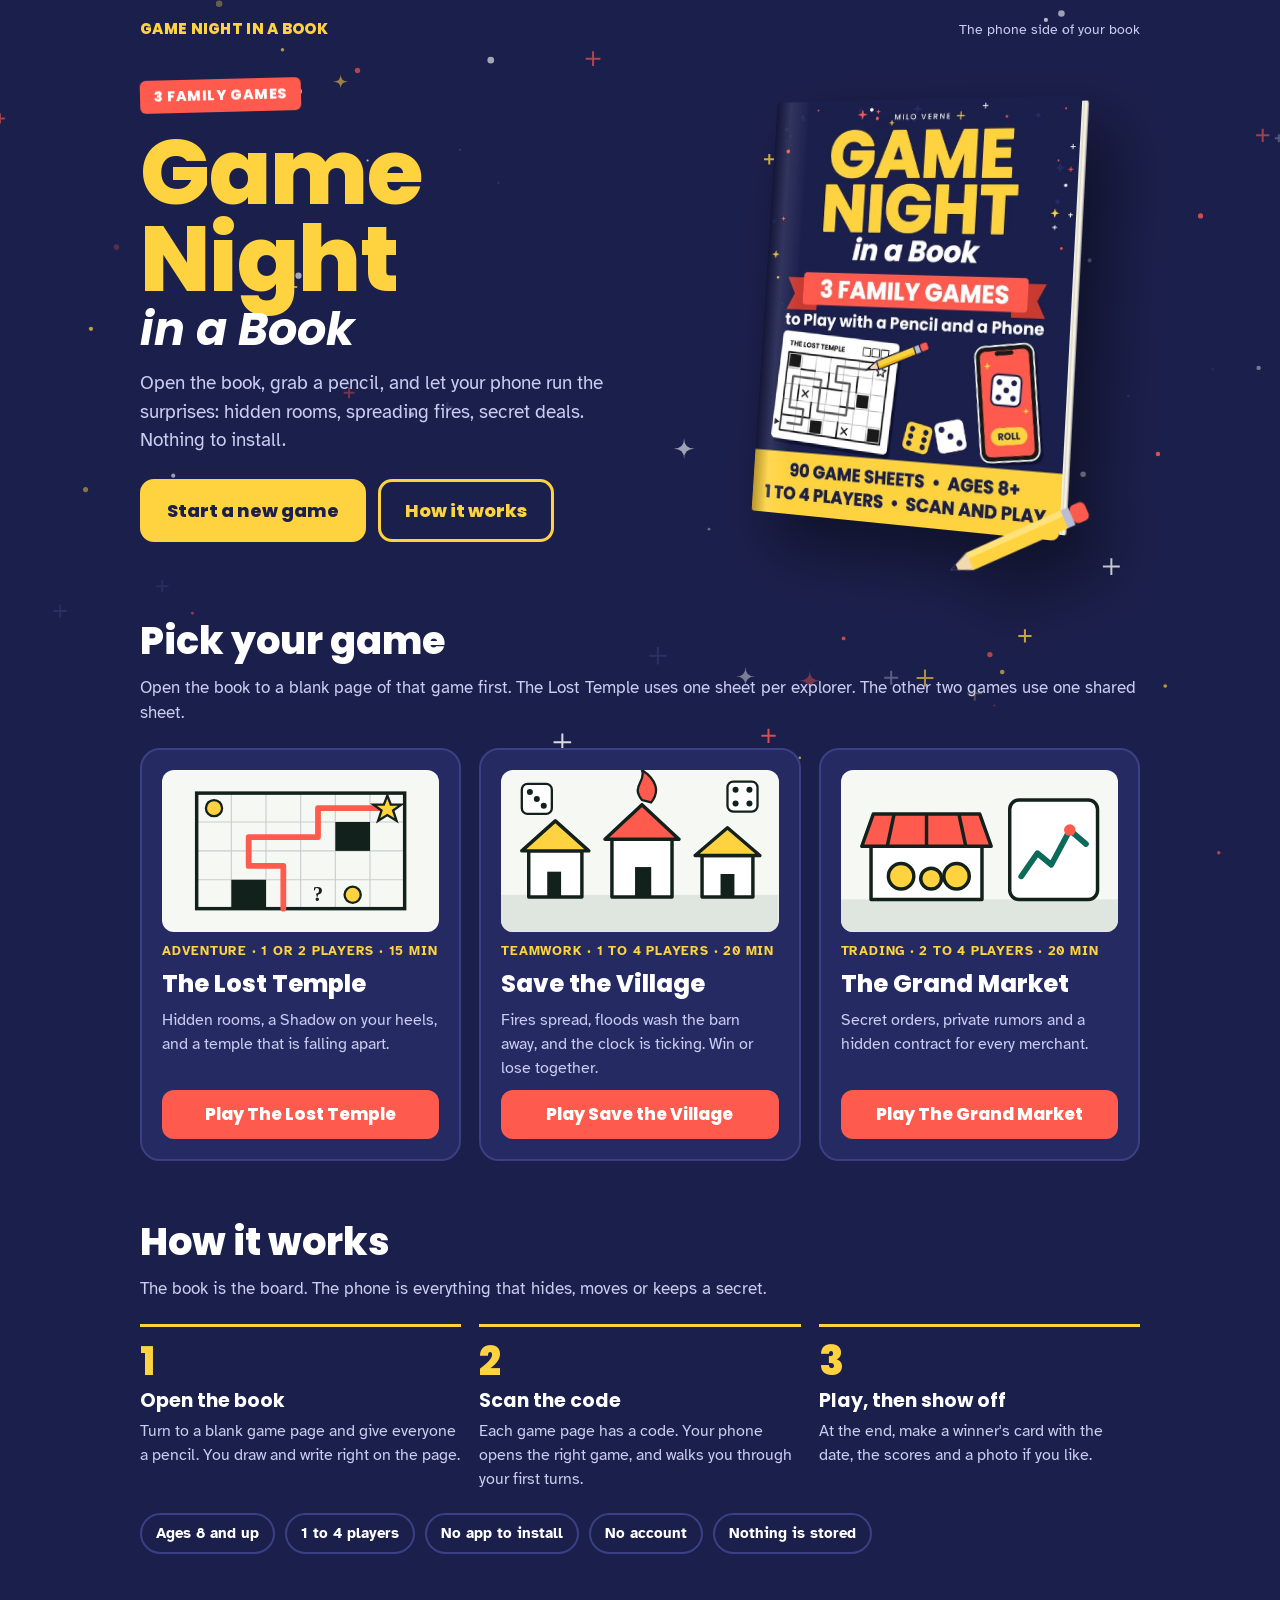
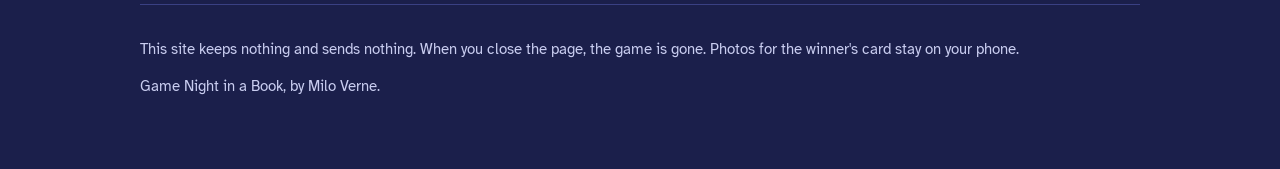
<file: index.html>
<!DOCTYPE html>
<html lang="en">
<head>
<meta charset="utf-8">
<meta name="viewport" content="width=device-width, initial-scale=1">
<title>Game Night in a Book</title>
<meta name="description" content="The phone side of Game Night in a Book: three family games played with a pencil and a phone.">
<link href="https://fonts.googleapis.com/css2?family=Poppins:ital,wght@0,500;0,700;0,800;1,700&family=Atkinson+Hyperlegible:wght@400;700&display=swap" rel="stylesheet">
<style>
/* Layout: one night-sky world taken from the book cover. Hero with the book, then three game doors, then how it works. */
:root{
  --night:#1b1f4b; --night-2:#252a63; --ink:#ffffff; --soft:#c9cdf0;
  --sun:#ffd23f; --coral:#ff5a4e; --line:#3a4083;
  --display:"Poppins","Trebuchet MS",sans-serif; --body:"Atkinson Hyperlegible","Verdana",sans-serif;
  color-scheme:dark;
}
*{box-sizing:border-box}
html,body{margin:0}
body{background:var(--night);color:var(--ink);font-family:var(--body);font-size:17px;line-height:1.5;overflow-x:hidden}
a{color:inherit}
.sky{position:fixed;inset:0;pointer-events:none;z-index:0}
.wrap{position:relative;z-index:1;max-width:1040px;margin:0 auto;padding:0 20px 56px}
header.bar{display:flex;justify-content:space-between;align-items:center;gap:12px;padding:18px 0}
.brand{font-family:var(--display);font-weight:800;letter-spacing:.02em;font-size:15px;text-transform:uppercase;color:var(--sun);text-decoration:none}
.bar .tag{font-size:14px;color:var(--soft)}
.hero{display:grid;grid-template-columns:1.05fr .95fr;gap:36px;align-items:center;padding:20px 0 44px}
.kicker{display:inline-block;background:var(--coral);font-family:var(--display);font-weight:800;font-size:14px;letter-spacing:.04em;text-transform:uppercase;padding:6px 14px;border-radius:6px;transform:rotate(-1.5deg)}
h1{font-family:var(--display);font-weight:800;line-height:.95;margin:16px 0 0;text-wrap:balance;font-size:clamp(46px,9vw,92px);color:var(--sun);letter-spacing:-.01em}
h1 em{display:block;font-style:italic;font-weight:700;color:var(--ink);font-size:.5em;margin-top:.12em;letter-spacing:0}
.lede{font-size:19px;color:var(--soft);max-width:34em;margin:18px 0 0}
.cta{display:flex;gap:12px;flex-wrap:wrap;margin-top:24px}
.btn{font-family:var(--display);font-weight:800;font-size:18px;text-decoration:none;border-radius:14px;padding:15px 24px;display:inline-block;border:3px solid var(--sun);background:var(--sun);color:var(--night);min-height:54px}
.btn.ghost{background:transparent;color:var(--sun)}
.btn:focus-visible,.door:focus-visible{outline:4px solid var(--coral);outline-offset:3px}
.bookstage{display:grid;place-items:center;perspective:1400px;padding:10px 0}
.book{position:relative;width:min(78%,330px);transform:rotateY(-22deg) rotateX(4deg) rotateZ(2deg);transform-style:preserve-3d;filter:drop-shadow(26px 30px 30px rgba(0,0,0,.45))}
.book img{display:block;width:100%;height:auto;border-radius:3px 8px 8px 3px}
.book::before{content:"";position:absolute;top:1.2%;bottom:1.2%;right:-14px;width:14px;background:repeating-linear-gradient(90deg,#f4f1e6 0 2px,#d9d4c2 2px 3px);transform:rotateY(62deg);transform-origin:left;border-radius:0 3px 3px 0}
.book::after{content:"";position:absolute;inset:0;border-radius:3px 8px 8px 3px;background:linear-gradient(90deg,rgba(0,0,0,.28),rgba(255,255,255,.10) 5%,rgba(0,0,0,0) 12%)}
.pencil{position:absolute;right:-34px;bottom:-18px;width:150px;transform:rotate(-28deg)}
h2{font-family:var(--display);font-weight:800;font-size:clamp(26px,4.4vw,38px);margin:0 0 6px;text-wrap:balance}
.sub{color:var(--soft);margin:0 0 22px}
.doors{display:grid;grid-template-columns:repeat(3,1fr);gap:18px}
.door{display:flex;flex-direction:column;gap:10px;background:var(--night-2);border:2px solid var(--line);border-radius:20px;padding:20px;text-decoration:none;transition:transform .15s ease,border-color .15s ease}
.door:hover{transform:translateY(-4px);border-color:var(--sun)}
.door svg{width:100%;height:auto;border-radius:12px;background:#f6f8f4}
.door .who{font-size:13px;font-weight:700;letter-spacing:.06em;text-transform:uppercase;color:var(--sun)}
.door b{font-family:var(--display);font-weight:800;font-size:24px;line-height:1.1}
.door p{margin:0;color:var(--soft);font-size:16px}
.door .go{margin-top:auto;font-family:var(--display);font-weight:800;background:var(--coral);color:#fff;border-radius:12px;padding:12px 16px;text-align:center}
section{padding:26px 0}
.steps{display:grid;grid-template-columns:repeat(3,1fr);gap:18px;counter-reset:s}
.step{border-top:3px solid var(--sun);padding-top:14px}
.step::before{counter-increment:s;content:counter(s);font-family:var(--display);font-weight:800;font-size:40px;line-height:1;color:var(--sun);display:block;margin-bottom:6px}
.step b{font-family:var(--display);font-size:19px;display:block}
.step p{margin:4px 0 0;color:var(--soft);font-size:16px}
.promise{display:flex;gap:10px;flex-wrap:wrap;margin-top:8px}
.chip{border:2px solid var(--line);border-radius:999px;padding:7px 14px;font-size:15px;font-weight:700}
footer{border-top:1px solid var(--line);margin-top:24px;padding-top:18px;color:var(--soft);font-size:15px}
@media (max-width:760px){
  .hero{grid-template-columns:1fr;gap:10px;padding-top:6px}
  .bookstage{order:-1}
  .book{width:min(62%,250px)}
  .pencil{width:110px;right:-22px}
  .doors,.steps{grid-template-columns:1fr}
  .bar .tag{display:none}
}
@media (prefers-reduced-motion:no-preference){
  .book{animation:float 6s ease-in-out infinite}
  @keyframes float{0%,100%{translate:0 0}50%{translate:0 -10px}}
}
</style>
</head>
<body>
<canvas class="sky" id="sky" aria-hidden="true"></canvas>
<div class="wrap">
  <header class="bar">
    <a class="brand" href="index.html">Game Night in a Book</a>
    <span class="tag">The phone side of your book</span>
  </header>

  <div class="hero">
    <div>
      <span class="kicker">3 family games</span>
      <h1>Game Night <em>in a Book</em></h1>
      <p class="lede">Open the book, grab a pencil, and let your phone run the surprises: hidden rooms, spreading fires, secret deals. Nothing to install.</p>
      <div class="cta">
        <a class="btn" href="#games">Start a new game</a>
        <a class="btn ghost" href="#how">How it works</a>
      </div>
    </div>
    <div class="bookstage">
      <div class="book">
        <img src="book-cover.jpg" alt="Cover of the book Game Night in a Book, by Milo Verne" width="560" height="724">
        <svg class="pencil" viewBox="0 0 150 30" aria-hidden="true">
          <rect x="22" y="6" width="104" height="18" fill="#ffd23f"/><rect x="22" y="6" width="104" height="6" fill="#ffe27a"/>
          <polygon points="22,6 0,15 22,24" fill="#f1d9b0"/><polygon points="7,12 0,15 7,18" fill="#1b1f4b"/>
          <rect x="126" y="6" width="8" height="18" fill="#b9bdd6"/><rect x="134" y="6" width="16" height="18" rx="5" fill="#ff5a4e"/>
        </svg>
      </div>
    </div>
  </div>

  <section id="games">
    <h2>Pick your game</h2>
    <p class="sub">Open the book to a blank page of that game first. The Lost Temple uses one sheet per explorer. The other two games use one shared sheet.</p>
    <div class="doors">
      <a class="door" href="temple.html">
        <svg viewBox="0 0 240 140" role="img" aria-label="A temple map with a pencil path">
          <g stroke="#c9ced0" stroke-width="1"><path d="M30 20H210M30 45H210M30 70H210M30 95H210M30 120H210M30 20V120M60 20V120M90 20V120M120 20V120M150 20V120M180 20V120M210 20V120"/></g>
          <rect x="30" y="20" width="180" height="100" fill="none" stroke="#13211d" stroke-width="3"/>
          <rect x="150" y="45" width="30" height="25" fill="#13211d"/><rect x="60" y="95" width="30" height="25" fill="#13211d"/>
          <path d="M105 120V83H75V58H135V33H195" fill="none" stroke="#ff5a4e" stroke-width="5" stroke-linecap="round" stroke-linejoin="round"/>
          <circle cx="45" cy="33" r="7" fill="#ffd23f" stroke="#13211d" stroke-width="2"/><circle cx="165" cy="108" r="7" fill="#ffd23f" stroke="#13211d" stroke-width="2"/>
          <text x="135" y="113" font-family="Verdana" font-weight="700" font-size="18" text-anchor="middle" fill="#13211d">?</text>
          <polygon points="195,22 198,30 207,30 200,35 203,44 195,39 187,44 190,35 183,30 192,30" fill="#ffd23f" stroke="#13211d" stroke-width="2"/>
        </svg>
        <span class="who">Adventure · 1 or 2 players · 15 min</span>
        <b>The Lost Temple</b>
        <p>Hidden rooms, a Shadow on your heels, and a temple that is falling apart.</p>
        <span class="go">Play The Lost Temple</span>
      </a>
      <a class="door" href="village.html">
        <svg viewBox="0 0 240 140" role="img" aria-label="Village houses, one of them on fire">
          <rect x="0" y="108" width="240" height="32" fill="#dfe6df"/>
          <g stroke="#13211d" stroke-width="3" stroke-linejoin="round">
            <rect x="24" y="70" width="46" height="40" fill="#fff"/><polygon points="18,70 47,44 76,70" fill="#ffd23f"/>
            <rect x="96" y="60" width="52" height="50" fill="#fff"/><polygon points="90,60 122,30 154,60" fill="#ff5a4e"/>
            <rect x="174" y="74" width="44" height="36" fill="#fff"/><polygon points="168,74 196,50 224,74" fill="#ffd23f"/>
          </g>
          <rect x="40" y="88" width="12" height="22" fill="#13211d"/><rect x="116" y="84" width="14" height="26" fill="#13211d"/><rect x="190" y="90" width="12" height="20" fill="#13211d"/>
          <path d="M122 26c-10-12 4-16 0-26 12 8 16 18 8 28z" fill="#ff5a4e" stroke="#13211d" stroke-width="2"/>
          <g fill="#fff" stroke="#13211d" stroke-width="2"><rect x="18" y="12" width="26" height="26" rx="5"/><rect x="196" y="10" width="26" height="26" rx="5"/></g>
          <g fill="#13211d"><circle cx="25" cy="19" r="2.6"/><circle cx="37" cy="31" r="2.6"/><circle cx="31" cy="25" r="2.6"/><circle cx="203" cy="17" r="2.6"/><circle cx="215" cy="29" r="2.6"/><circle cx="215" cy="17" r="2.6"/><circle cx="203" cy="29" r="2.6"/></g>
        </svg>
        <span class="who">Teamwork · 1 to 4 players · 20 min</span>
        <b>Save the Village</b>
        <p>Fires spread, floods wash the barn away, and the clock is ticking. Win or lose together.</p>
        <span class="go">Play Save the Village</span>
      </a>
      <a class="door" href="market.html">
        <svg viewBox="0 0 240 140" role="img" aria-label="A market stall with a price chart">
          <rect x="0" y="112" width="240" height="28" fill="#dfe6df"/>
          <g stroke="#13211d" stroke-width="3" stroke-linejoin="round">
            <rect x="26" y="66" width="96" height="46" fill="#fff"/>
            <path d="M18 66h112l-10-28H28z" fill="#ff5a4e"/><path d="M46 38l-6 28M74 38v28M102 38l6 28" fill="none"/>
            <circle cx="52" cy="92" r="11" fill="#ffd23f"/><circle cx="78" cy="94" r="9" fill="#ffd23f"/><circle cx="100" cy="92" r="11" fill="#ffd23f"/>
          </g>
          <rect x="146" y="26" width="76" height="86" rx="8" fill="#fff" stroke="#13211d" stroke-width="3"/>
          <path d="M156 92l14-20 12 10 16-30 14 12" fill="none" stroke="#0c6a5b" stroke-width="5" stroke-linecap="round" stroke-linejoin="round"/>
          <circle cx="198" cy="52" r="5" fill="#ff5a4e"/>
        </svg>
        <span class="who">Trading · 2 to 4 players · 20 min</span>
        <b>The Grand Market</b>
        <p>Secret orders, private rumors and a hidden contract for every merchant.</p>
        <span class="go">Play The Grand Market</span>
      </a>
    </div>
  </section>

  <section id="how">
    <h2>How it works</h2>
    <p class="sub">The book is the board. The phone is everything that hides, moves or keeps a secret.</p>
    <div class="steps">
      <div class="step"><b>Open the book</b><p>Turn to a blank game page and give everyone a pencil. You draw and write right on the page.</p></div>
      <div class="step"><b>Scan the code</b><p>Each game page has a code. Your phone opens the right game, and walks you through your first turns.</p></div>
      <div class="step"><b>Play, then show off</b><p>At the end, make a winner's card with the date, the scores and a photo if you like.</p></div>
    </div>
    <div class="promise" style="margin-top:22px">
      <span class="chip">Ages 8 and up</span><span class="chip">1 to 4 players</span><span class="chip">No app to install</span><span class="chip">No account</span><span class="chip">Nothing is stored</span>
    </div>
  </section>

  <footer>
    <p>This site keeps nothing and sends nothing. When you close the page, the game is gone. Photos for the winner's card stay on your phone.</p>
    <p>Game Night in a Book, by Milo Verne.</p>
  </footer>
</div>
<script>
/* night sky: a few stars and plus signs, drawn once (and again on resize) */
(function(){var c=document.getElementById('sky'),x=c.getContext('2d');
function draw(){var w=c.width=innerWidth,h=c.height=innerHeight,s=1;function r(){s=(s*16807)%2147483647;return s/2147483647}
  var cols=['#ffd23f','#ff5a4e','#ffffff','#3a4083'];
  for(var i=0;i<70;i++){var px=r()*w,py=r()*h,k=r(),col=cols[Math.floor(r()*4)];x.fillStyle=x.strokeStyle=col;x.globalAlpha=.25+r()*.6;
    if(k<.6){x.beginPath();x.arc(px,py,1+r()*2.5,0,7);x.fill()}
    else if(k<.85){var a=4+r()*5;x.lineWidth=2;x.beginPath();x.moveTo(px-a,py);x.lineTo(px+a,py);x.moveTo(px,py-a);x.lineTo(px,py+a);x.stroke()}
    else{var b=5+r()*6;x.beginPath();x.moveTo(px,py-b);x.quadraticCurveTo(px,py,px+b,py);x.quadraticCurveTo(px,py,px,py+b);x.quadraticCurveTo(px,py,px-b,py);x.quadraticCurveTo(px,py,px,py-b);x.fill()}}
  x.globalAlpha=1}
draw();addEventListener('resize',draw)})();
</script>
</body>
</html>
</file>
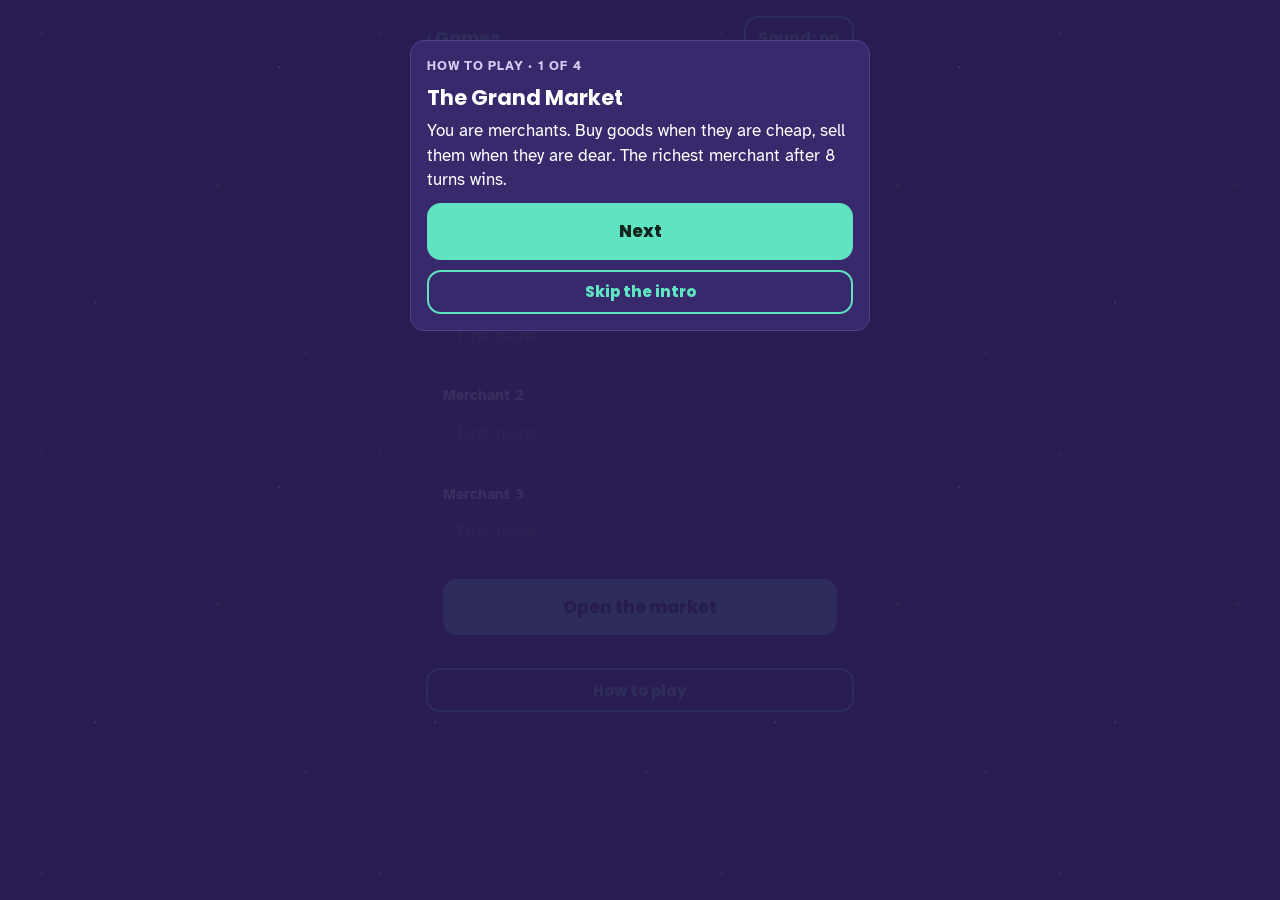
<file: market.html>
<!DOCTYPE html><html lang="en"><head><meta charset="utf-8"><meta name="viewport" content="width=device-width, initial-scale=1"><title>The Grand Market</title><link href="https://fonts.googleapis.com/css2?family=Atkinson+Hyperlegible:wght@400;700&family=Bricolage+Grotesque:opsz,wght@12..96,600;12..96,800&display=swap" rel="stylesheet"><link rel="stylesheet" href="shared.css?v=4">
<style>
.top button{width:auto;flex:0 0 auto}
.top a{min-height:44px;display:flex;align-items:center}
.prices{display:flex;flex-direction:column}
.prow{display:grid;grid-template-columns:44px 1fr auto 76px;gap:10px;align-items:center;padding:8px 0;border-top:1px solid var(--line)}
.prow:first-child{border-top:0}
.badge{width:44px;height:44px;border-radius:10px;border:2px solid var(--ink);display:flex;align-items:center;justify-content:center;font-family:var(--display);font-weight:800;font-size:22px}
.gname{font-weight:700}
.prow .pill{justify-self:end;text-align:center;min-width:64px}
.stat{display:flex;justify-content:space-between;align-items:baseline;gap:10px}
.cargo{display:flex;flex-wrap:wrap;gap:6px}
.qty{display:flex;flex-wrap:wrap;gap:8px}
.qty button{flex:1 1 44px;min-width:44px;min-height:48px;padding:8px}
.goodbtn{display:flex;justify-content:space-between;align-items:center;gap:6px;text-align:left}
.goodbtn span:last-child{font-family:var(--display);font-size:20px}
.write{border:2px dashed var(--line);border-radius:10px;padding:8px 10px;font-weight:700}
.arrow{font-family:var(--display);font-weight:800;font-size:24px;font-variant-numeric:tabular-nums}
.rank{display:flex;justify-content:space-between;align-items:baseline;gap:10px}
.rank .num{color:var(--ink)}
.rank.first .num,.rank.first h3{color:var(--gold)}
.foot{display:flex;flex-direction:column;gap:10px}
[hidden]{display:none!important}
</style><style>
#v-pass.on{position:fixed;inset:0;z-index:30;background:var(--accent);color:var(--accent-ink);display:flex;align-items:center;justify-content:center;padding:24px}
.passfull{width:100%;max-width:460px;text-align:center;display:flex;flex-direction:column;gap:14px}
.passfull .eyebrow,.passfull .muted{color:var(--accent-ink);opacity:.75}
.passlead{font-family:var(--display);font-size:22px;font-weight:600;margin:0}
.passname{font-family:var(--display);font-weight:800;font-size:clamp(56px,20vw,112px);line-height:1;margin:0;overflow-wrap:anywhere}
.passfull button{background:var(--paper);color:var(--accent);font-size:20px;padding:20px;margin-top:10px}
</style>
</head><body class="g-market"><main class="wrap">

<div class="top"><a href="index.html">&lsaquo; Games</a><button class="ghost small" data-mute>Sound: on</button></div>
<h1>The Grand Market</h1>

<!-- 1. Setup -->
<section class="view on" id="v-setup">
  <div class="card">
    <p class="eyebrow">Getting ready</p>
    <h2>How many merchants?</h2>
    <div class="row" id="count">
      <button class="ghost" data-n="2">2</button><button class="ghost on" data-n="3">3</button><button class="ghost" data-n="4">4</button>
    </div>
    <p class="muted small" id="finn-note" hidden>With 2 players, the phone plays a third merchant: Old Finn.</p>
    <div id="names" class="list"></div>
    <button id="go">Open the market</button>
  </div>
</section>

<!-- Pass the phone (used before every private screen) -->
<section class="view" id="v-pass">
  <div class="passfull">
    <p class="eyebrow" id="pass-eye"></p>
    <p class="passlead">Pass the phone to</p>
    <p class="passname" id="pass-title"></p>
    <p id="pass-text"></p>
    <button id="pass-btn"></button>
    <p class="muted small">Everyone else: eyes off the screen.</p>
  </div>
</section>

<!-- Secret contract, read once at the start -->
<section class="view" id="v-contract">
  <div class="card">
    <p class="eyebrow" id="ct-eye"></p>
    <h2>Your secret contract</h2>
    <p id="ct-text"></p>
    <p class="muted small">Keep it secret. You can read it again on your private screen.</p>
    <button id="ct-hide">Hide and pass the phone</button>
  </div>
</section>

<!-- 2. Public prices -->
<section class="view" id="v-prices">
  <p class="turn" id="pr-turn"></p>
  <div class="card alertbox" id="pr-news" hidden>
    <p class="eyebrow">Market news</p>
    <p id="pr-news-text"></p>
  </div>
  <div class="card">
    <p class="eyebrow">Prices this turn</p>
    <div class="prices" id="pr-table"></div>
    <p class="small"><b>Copy these 4 prices into the book.</b> Everyone buys and sells at these prices this turn.</p>
  </div>
  <div class="card" id="pr-income" hidden>
    <p>Your stall earns 2 gold. The phone has added it for every merchant.</p>
  </div>
  <button id="pr-go">Start the secret orders</button>
</section>

<!-- 3. Private order screen -->
<section class="view" id="v-private">
  <p class="turn" id="pv-turn"></p>
  <div class="card">
    <div class="stat"><p class="eyebrow">Your gold</p><p class="num" id="pv-gold"></p></div>
    <div class="stat"><p class="eyebrow">Your cargo</p><p class="small muted" id="pv-room"></p></div>
    <div class="cargo" id="pv-cargo"></div>
    <button class="ghost small" id="pv-ct-btn">See my contract again</button>
    <p class="small" id="pv-ct" hidden></p>
  </div>
  <div class="card goldbox">
    <p class="eyebrow">Your private rumor</p>
    <p id="pv-rumor"></p>
    <p class="muted small" id="pv-rumor-note"></p>
  </div>
  <div class="card">
    <p class="eyebrow">Your one order this turn</p>
    <div class="row" id="pv-kind">
      <button class="ghost" data-k="B">Buy</button><button class="ghost" data-k="S">Sell</button><button class="ghost" data-k="P">Pass</button>
    </div>
    <div id="pv-step-good" hidden>
      <label id="pv-good-label"></label>
      <div class="grid2" id="pv-goods"></div>
    </div>
    <div id="pv-step-qty" hidden>
      <label>How many units?</label>
      <div class="qty" id="pv-qty"></div>
    </div>
    <p id="pv-sum" class="write" hidden></p>
    <button id="pv-lock" disabled>Lock in my order</button>
  </div>
</section>

<!-- 4. Reveal -->
<section class="view" id="v-reveal">
  <p class="turn" id="rv-turn"></p>
  <div id="rv-list" class="view on"></div>
  <p class="muted small">The phone keeps the true gold and cargo. Write the dashed line on your row in the book.</p>
  <button id="rv-go"></button>
</section>

<!-- 5. The market reacts -->
<section class="view" id="v-market">
  <p class="turn">The market reacts</p>
  <div class="card"><div class="list" id="mk-list"></div></div>
  <button id="mk-go"></button>
</section>

<!-- 6. Final -->
<section class="view" id="v-final">
  <p class="turn">The market closes</p>
  <div class="card goldbox">
    <p class="eyebrow">Final ranking</p>
    <div class="list" id="fn-rank"></div>
  </div>
  <div id="fn-detail" class="view on"></div>
  <button id="fn-card">Make the winner's card</button>
</section>

<div class="foot">
  <button class="ghost small" id="howto">How to play</button>
  <button class="ghost small" id="newgame" hidden>New game</button>
</div>

</main><script src="shared.js?v=4"></script><script>
(function(){
"use strict";
var $=GN.$, $$=GN.$$, esc=GN.esc;

/* ---------- Rules: every number of the game lives here ---------- */
var RULES={turns:8, startGold:12, income:2, cargoMax:6, buyMax:3, priceMin:1, priceMax:9,
           startLow:3, startHigh:6, bonus:10, need:3, newsChance:0.45, shock:2, rumorTruth:0.75, pressureCap:2};
var GOODS=[{k:'P',name:'Pepper'},{k:'S',name:'Silk'},{k:'T',name:'Tea'},{k:'W',name:'Wool'}];
var KEYS=GOODS.map(function(g){return g.k});
var NAME={};GOODS.forEach(function(g){NAME[g.k]=g.name});
var NEWS_UP=['A ship sank: {g} will be rare next turn.','A storm closed the mountain road: {g} will be rare next turn.','The queen ordered a feast: everyone will want {g} next turn.'];
var NEWS_DOWN=['A big caravan is coming: there will be lots of {g} next turn.','Three ships are sailing in, full of {g}.','A great harvest: {g} will be easy to find next turn.'];
var HOWTO=[
 'You are merchants. Buy goods when they are cheap, sell them when they are dear. The richest merchant after 8 turns wins.',
 'Each turn, the phone shows the 4 prices to everyone. Copy them into the price table in the book and look for trends.',
 'Then the phone goes around. In secret, each merchant reads a private rumor and picks <b>one</b> order: Buy, Sell or Pass.',
 'All orders are revealed together. Then the market reacts: goods that were bought get dearer, goods that were sold get cheaper.'];

var G=null;        /* the game state, kept in memory only */
var count=3;

/* ---------- small helpers ---------- */
function show(id){$$('main>section.view').forEach(function(v){v.classList.toggle('on',v.id===id)});window.scrollTo(0,0)}
function clamp(v,a,b){return Math.max(a,Math.min(b,v))}
function emptyHold(){var o={};KEYS.forEach(function(k){o[k]=0});return o}
function held(p){return KEYS.reduce(function(s,k){return s+p.cargo[k]},0)}
function units(n){return n+(n===1?' unit':' units')}
function signed(n){return (n>0?'+':'')+n}
function cargoText(p){var a=KEYS.filter(function(k){return p.cargo[k]>0}).map(function(k){return p.cargo[k]+' '+NAME[k]});return a.length?a.join(', '):'empty'}
function cargoShort(p){var a=KEYS.filter(function(k){return p.cargo[k]>0}).map(function(k){return p.cargo[k]+k});return a.length?a.join(' '):'empty'}
function contractText(c){return c==='MIX'
  ?'End the game with at least one unit of three different goods in your cargo: +'+RULES.bonus+' gold.'
  :'End the game with at least '+RULES.need+' units of '+NAME[c]+' in your cargo: +'+RULES.bonus+' gold.'}
function contractMet(p){if(!p.contract)return false;
  if(p.contract==='MIX')return KEYS.filter(function(k){return p.cargo[k]>0}).length>=3;
  return p.cargo[p.contract]>=RULES.need}
function maxBuy(p,k){return Math.max(0,Math.min(RULES.buyMax,RULES.cargoMax-held(p),Math.floor(p.gold/G.price[k])))}
function humans(){return G.players.filter(function(p){return !p.bot})}

/* pass-the-phone screen */
function pass(eye,title,text,label,fn){var mid=/^Put /.test(title);$('.passlead').hidden=mid;$('#pass-title').style.fontSize=mid?'40px':'';$('#v-pass .small').hidden=mid;$('#pass-eye').textContent=eye;$('#pass-title').textContent=title;$('#pass-text').textContent=text;
  var b=$('#pass-btn');b.textContent=label;b.onclick=function(){GN.beep('tap');fn()};show('v-pass')}

/* ---------- setup ---------- */
function drawNames(){var old=$$('#names input').map(function(i){return i.value});var h='';
  for(var i=0;i<count;i++)h+='<div><label for="n'+i+'">Merchant '+(i+1)+'</label><input type="text" id="n'+i+'" maxlength="12" autocomplete="off" placeholder="First name" value="'+esc(old[i]||'')+'"></div>';
  $('#names').innerHTML=h;$('#finn-note').hidden=count!==2;
  $$('#count button').forEach(function(b){b.classList.toggle('on',+b.dataset.n===count)})}
$$('#count button').forEach(function(b){b.onclick=function(){count=+b.dataset.n;GN.beep('tap');drawNames()}});

function newPlayer(name,bot,contract){return {name:name,bot:bot,gold:RULES.startGold,cargo:emptyHold(),cost:emptyHold(),contract:contract}}
$('#go').onclick=function(){GN.wake();GN.beep('tap');
  var contracts=GN.sample(KEYS.concat(['MIX']),count),players=[];
  for(var i=0;i<count;i++){var n=$('#n'+i).value.trim()||('Merchant '+(i+1));players.push(newPlayer(n,false,contracts[i]))}
  if(count===2)players.push(newPlayer('Old Finn',true,null));
  var price={};KEYS.forEach(function(k){price[k]=RULES.startLow+GN.rnd(RULES.startHigh-RULES.startLow+1)});
  G={players:players,turn:0,price:price,prev:null,next:null,news:null,orders:[],reasons:[]};
  $('#newgame').hidden=false;readContract(0)};

function readContract(i){var hs=humans();
  if(i>=hs.length){pass('All set','Put the phone in the middle','Everyone knows their secret contract. Open the book at the Grand Market page.','Show the first prices',startTurn);return}
  var p=hs[i];
  pass('Secret contract',p.name,'Only '+p.name+' may look at the next screen.','I am '+p.name,function(){
    $('#ct-eye').textContent=p.name;$('#ct-text').textContent=contractText(p.contract);
    $('#ct-hide').onclick=function(){GN.beep('tap');readContract(i+1)};show('v-contract')})}

/* ---------- market engine ---------- */
/* the market's own mood for one good: prices drift, and bounce back from the edges */
function mood(price){if(price<=2)return GN.pick([0,1,1,2]);if(price>=8)return GN.pick([0,-1,-1,-2]);return GN.pick([-2,-1,-1,0,0,1,1,2])}

/* decided at the START of a turn, so that news and rumors can talk about it */
function planNextTurn(){var plan={mood:{},shock:emptyHold(),news:null,rumors:[]};
  if(G.turn>=RULES.turns)return plan;
  KEYS.forEach(function(k){plan.mood[k]=mood(G.price[k])});
  if(Math.random()<RULES.newsChance){var k=GN.pick(KEYS),up=Math.random()<0.5;plan.shock[k]=up?RULES.shock:-RULES.shock;
    plan.news={k:k,up:up,text:GN.pick(up?NEWS_UP:NEWS_DOWN).replace('{g}',NAME[k])}}
  /* one rumor per human, about different goods when possible, never about the good in the news */
  var pool=KEYS.filter(function(k){return !plan.news||k!==plan.news.k}),hs=humans(),goods=GN.sample(pool,hs.length);
  while(goods.length<hs.length)goods.push(GN.pick(pool));
  hs.forEach(function(p,i){var k=goods[i],own=plan.mood[k]+plan.shock[k],truth=own>0?1:own<0?-1:0,said=truth;
    if(Math.random()>=RULES.rumorTruth)said=GN.pick([-1,0,1].filter(function(x){return x!==truth}));
    plan.rumors.push({k:k,dir:said})});
  return plan}

function startTurn(){G.turn++;
  if(G.turn>1)G.players.forEach(function(p){p.gold+=RULES.income});
  G.next=planNextTurn();G.orders=[];drawPrices();
  GN.beep(G.next.news?'alarm':'tap');show('v-prices')}

function drawPrices(){$('#pr-turn').textContent='Turn '+G.turn+' of '+RULES.turns;
  $('#pr-table').innerHTML=GOODS.map(function(g){var p=G.price[g.k],d=G.prev?p-G.prev[g.k]:null;
    var pill=d===null?'<span class="pill">start</span>':d>0?'<span class="pill good">&#9650; '+signed(d)+'</span>':d<0?'<span class="pill bad">&#9660; '+d+'</span>':'<span class="pill">same</span>';
    return '<div class="prow"><span class="badge">'+g.k+'</span><span class="gname">'+g.name+'</span><span class="num">'+p+'</span>'+pill+'</div>'}).join('');
  var n=G.next.news;$('#pr-news').hidden=!n;
  if(n)$('#pr-news-text').textContent=n.text+' Its price will '+(n.up?'jump':'fall')+' by '+RULES.shock+'.';
  $('#pr-income').hidden=G.turn===1;
  $('#pr-go').textContent=G.turn===RULES.turns?'Start the last secret orders':'Start the secret orders'}
$('#pr-go').onclick=function(){askOrder(0)};

/* ---------- secret orders ---------- */
var draft=null,current=null;
function askOrder(i){var hs=humans();
  if(i>=hs.length){pass('Orders are in','Put the phone in the middle','Every merchant has locked in an order. Ready?','Reveal all the orders',reveal);return}
  var p=hs[i];
  pass('Turn '+G.turn+' · secret order',p.name,'Only '+p.name+' may look at the next screen.','I am '+p.name,function(){drawPrivate(p,i)})}

function drawPrivate(p,i){current={p:p,i:i};draft={k:null,good:null,q:0};
  $('#pv-turn').textContent=p.name+' · turn '+G.turn+' of '+RULES.turns;
  $('#pv-gold').textContent=p.gold;
  $('#pv-room').textContent=held(p)+' of '+RULES.cargoMax+' used';
  $('#pv-cargo').innerHTML=held(p)?KEYS.filter(function(k){return p.cargo[k]>0}).map(function(k){return '<span class="pill">'+p.cargo[k]+' '+NAME[k]+'</span>'}).join(''):'<span class="muted small">Your cargo is empty.</span>';
  $('#pv-ct').hidden=true;$('#pv-ct').textContent=contractText(p.contract);$('#pv-ct-btn').textContent='See my contract again';
  var r=G.next.rumors[i];
  if(r){$('#pv-rumor').textContent='"'+NAME[r.k]+(r.dir>0?' should climb next turn."':r.dir<0?' should drop next turn."':' should stay calm next turn."');
    $('#pv-rumor-note').textContent='Rumors are right about 3 times out of 4. Orders can still push the price.'}
  else{$('#pv-rumor').textContent='No rumor: this is the last turn.';
    $('#pv-rumor-note').textContent='Goods you still hold after this turn sell for half price, rounded down.'}
  var canBuy=KEYS.some(function(k){return maxBuy(p,k)>0}),canSell=held(p)>0;
  $$('#pv-kind button').forEach(function(b){b.disabled=(b.dataset.k==='B'&&!canBuy)||(b.dataset.k==='S'&&!canSell)});
  drawDraft();show('v-private')}

function drawDraft(){var p=current.p,d=draft;
  $$('#pv-kind button').forEach(function(b){b.classList.toggle('on',b.dataset.k===d.k)});
  var trade=d.k==='B'||d.k==='S';
  $('#pv-step-good').hidden=!trade;$('#pv-step-qty').hidden=!(trade&&d.good);
  if(trade){$('#pv-good-label').textContent=d.k==='B'?'Buy which good?':'Sell which good?';
    $('#pv-goods').innerHTML=GOODS.map(function(g){var ok=d.k==='B'?maxBuy(p,g.k)>0:p.cargo[g.k]>0;
      return '<button class="ghost small goodbtn'+(d.good===g.k?' on':'')+'" data-g="'+g.k+'"'+(ok?'':' disabled')+'><span>'+g.name+'</span><span>'+G.price[g.k]+'</span></button>'}).join('');
    $$('#pv-goods button').forEach(function(b){b.onclick=function(){d.good=b.dataset.g;d.q=0;GN.beep('tap');drawDraft()}})}
  if(trade&&d.good){var max=d.k==='B'?maxBuy(p,d.good):p.cargo[d.good],top=d.k==='B'?RULES.buyMax:p.cargo[d.good],h='';
    for(var q=1;q<=top;q++)h+='<button class="ghost'+(d.q===q?' on':'')+'" data-q="'+q+'"'+(q>max?' disabled':'')+'>'+q+'</button>';
    $('#pv-qty').innerHTML=h;
    $$('#pv-qty button').forEach(function(b){b.onclick=function(){d.q=+b.dataset.q;GN.beep('tap');drawDraft()}})}
  var ready=d.k==='P'||(trade&&d.good&&d.q>0),sum=$('#pv-sum');sum.hidden=!ready;
  if(ready)sum.textContent=d.k==='P'?'Pass: you keep your gold and your cargo.'
    :(d.k==='B'?'Buy ':'Sell ')+units(d.q)+' of '+NAME[d.good]+' for '+d.q*G.price[d.good]+' gold.';
  $('#pv-lock').disabled=!ready}
$$('#pv-kind button').forEach(function(b){b.onclick=function(){draft={k:b.dataset.k,good:null,q:0};GN.beep('tap');drawDraft()}});
$('#pv-ct-btn').onclick=function(){var t=$('#pv-ct');t.hidden=!t.hidden;this.textContent=t.hidden?'See my contract again':'Hide my contract'};
$('#pv-lock').onclick=function(){G.orders[G.players.indexOf(current.p)]=draft.k==='P'?null:{k:draft.k,good:draft.good,q:draft.q};
  GN.beep('tap');askOrder(current.i+1)};

/* Old Finn: sells at 6 or more, buys the cheapest good at 4 or less, sometimes just naps */
function finnOrder(p){if(Math.random()<0.15)return null;
  var mine=KEYS.filter(function(k){return p.cargo[k]>0}),best=function(a,f){return a.reduce(function(x,y){return f(y)>f(x)?y:x})};
  if(G.turn===RULES.turns&&mine.length){var v=best(mine,function(k){return p.cargo[k]*G.price[k]});return {k:'S',good:v,q:p.cargo[v]}}
  var dear=mine.filter(function(k){return G.price[k]>=6});
  if(dear.length){var s=best(dear,function(k){return G.price[k]});return {k:'S',good:s,q:p.cargo[s]}}
  var low=Math.min.apply(null,KEYS.map(function(k){return G.price[k]}));
  if(low<=4&&G.turn<RULES.turns){var b=GN.pick(KEYS.filter(function(k){return G.price[k]===low})),q=Math.min(GN.pick([2,3]),maxBuy(p,b));
    if(q>0)return {k:'B',good:b,q:q}}
  return null}

/* ---------- reveal: all orders run at this turn's prices ---------- */
function reveal(){var profitSale=false,html='';
  G.players.forEach(function(p,i){if(p.bot)G.orders[i]=finnOrder(p)});
  G.players.forEach(function(p,i){var o=G.orders[i],line,extra='';
    if(!o){line='Pass'}
    else{var total=o.q*G.price[o.good];
      if(o.k==='B'){p.gold-=total;p.cargo[o.good]+=o.q;p.cost[o.good]+=total;line='Buys '+units(o.q)+' of '+NAME[o.good]+' for '+total+' gold'}
      else{var paid=Math.round(p.cost[o.good]*o.q/p.cargo[o.good]),gain=total-paid;p.gold+=total;p.cargo[o.good]-=o.q;p.cost[o.good]-=paid;
        line='Sells '+units(o.q)+' of '+NAME[o.good]+' for '+total+' gold';
        extra=gain>0?' <span class="pill good">profit '+signed(gain)+'</span>':gain<0?' <span class="pill bad">loss '+gain+'</span>':'';
        if(gain>0&&!p.bot)profitSale=true}}
    html+='<div class="card"><p class="eyebrow">'+esc(p.name)+(p.bot?' · played by the phone':'')+'</p><h3>'+line+extra+'</h3>'+
      '<p class="write">Write: Gold '+p.gold+' · Cargo '+cargoShort(p)+'</p></div>'});
  $('#rv-turn').textContent='Turn '+G.turn+' · all orders';$('#rv-list').innerHTML=html;
  $('#rv-go').textContent=G.turn===RULES.turns?'Close the market and count the gold':'See how the market reacts';
  GN.beep(profitSale?'good':'tap');show('v-reveal')}
$('#rv-go').onclick=function(){GN.beep('tap');if(G.turn===RULES.turns)finish();else react()};

/* ---------- the market reacts ---------- */
function react(){var buys=emptyHold(),sells=emptyHold(),next={},html='';
  G.orders.forEach(function(o){if(o)(o.k==='B'?buys:sells)[o.good]++});
  GOODS.forEach(function(g){var k=g.k,b=buys[k],s=sells[k],push=clamp(b-s,-RULES.pressureCap,RULES.pressureCap),m=G.next.mood[k],sh=G.next.shock[k];
    var raw=G.price[k]+m+sh+push,p=clamp(raw,RULES.priceMin,RULES.priceMax),d=p-G.price[k],why=[];
    var who=function(n){return n+(n===1?' merchant':' merchants')};
    if(b&&s)why.push(who(b)+' bought and '+who(s)+' sold '+g.name+': '+(push>0?'the buyers push it up ('+signed(push)+')':push<0?'the sellers push it down ('+push+')':'they cancel out'));
    else if(b)why.push(who(b)+' bought '+g.name+': the price climbs ('+signed(push)+')');
    else if(s)why.push(who(s)+' sold '+g.name+': the price drops ('+push+')');
    else why.push('Nobody traded '+g.name);
    if(sh)why.push('the news came true ('+signed(sh)+')');
    why.push(m>0?'the market feels lively ('+signed(m)+')':m<0?'the market feels sleepy ('+m+')':'the market stays calm (0)');
    if(raw!==p)why.push('prices never go '+(raw>p?'above '+RULES.priceMax:'below '+RULES.priceMin));
    next[k]=p;
    html+='<div><div class="stat"><span class="gname"><span class="pill">'+k+'</span> '+g.name+'</span><span class="arrow">'+G.price[k]+' &rarr; '+p+
      ' <span class="pill '+(d>0?'good':d<0?'bad':'')+'">'+(d===0?'same':signed(d))+'</span></span></div><p class="small muted">'+why.join(', ')+'.</p></div>'});
  G.prev=G.price;G.price=next;$('#mk-list').innerHTML=html;$('#mk-go').textContent='Start turn '+(G.turn+1);show('v-market')}
$('#mk-go').onclick=function(){startTurn()};

/* ---------- end of the game ---------- */
function finish(){var rows=G.players.map(function(p){
    var sale=KEYS.reduce(function(s,k){return s+p.cargo[k]*Math.floor(G.price[k]/2)},0),ok=contractMet(p),bonus=ok?RULES.bonus:0;
    return {p:p,gold:p.gold,sale:sale,ok:ok,bonus:bonus,total:p.gold+sale+bonus}});
  rows.sort(function(a,b){return b.total-a.total});
  var top=rows[0].total,winners=rows.filter(function(r){return r.total===top});
  $('#fn-rank').innerHTML=rows.map(function(r){var first=r.total===top;
    return '<div class="rank'+(first?' first':'')+'"><h3>'+(first?'1':rows.filter(function(x){return x.total>r.total}).length+1)+'. '+esc(r.p.name)+'</h3><span class="num">'+r.total+'</span></div>'}).join('');
  $('#fn-detail').innerHTML=rows.map(function(r){var p=r.p;
    return '<div class="card"><p class="eyebrow">'+esc(p.name)+'</p><div class="list">'+
      '<div class="stat"><span>Gold after turn 8</span><b>'+r.gold+'</b></div>'+
      '<div class="stat"><span>Cargo sold at half price<br><span class="muted small">'+cargoText(p)+'</span></span><b>'+signed(r.sale)+'</b></div>'+
      '<div class="stat"><span>'+(p.contract?'Contract '+(r.ok?'done':'missed')+'<br><span class="muted small">'+contractText(p.contract)+'</span>':'No contract for Old Finn')+'</span><b>'+signed(r.bonus)+'</b></div>'+
      '<div class="stat"><b>Final gold</b><span class="num">'+r.total+'</span></div></div></div>'}).join('');
  var names=winners.map(function(r){return r.p.name});
  $('#fn-card').onclick=function(){GN.card({game:'The Grand Market',
    headline:winners.length>1?names.join(' and ')+' share the market!':names[0]+' rules the market!',
    rows:rows.map(function(r){return {name:r.p.name,score:r.total}}),unit:'gold',note:'8 turns of buying low and selling high.'})};
  GN.beep('good');show('v-final')}

/* ---------- footer ---------- */
$('#howto').onclick=function(){GN.howto('The Grand Market',HOWTO)};
GN.confirmBtn($('#newgame'),'Tap again to start over',function(){G=null;$('#newgame').hidden=true;drawNames();show('v-setup')});

drawNames();GN.wake();GN.howto('The Grand Market',HOWTO);
})();
</script></body></html>
</file>
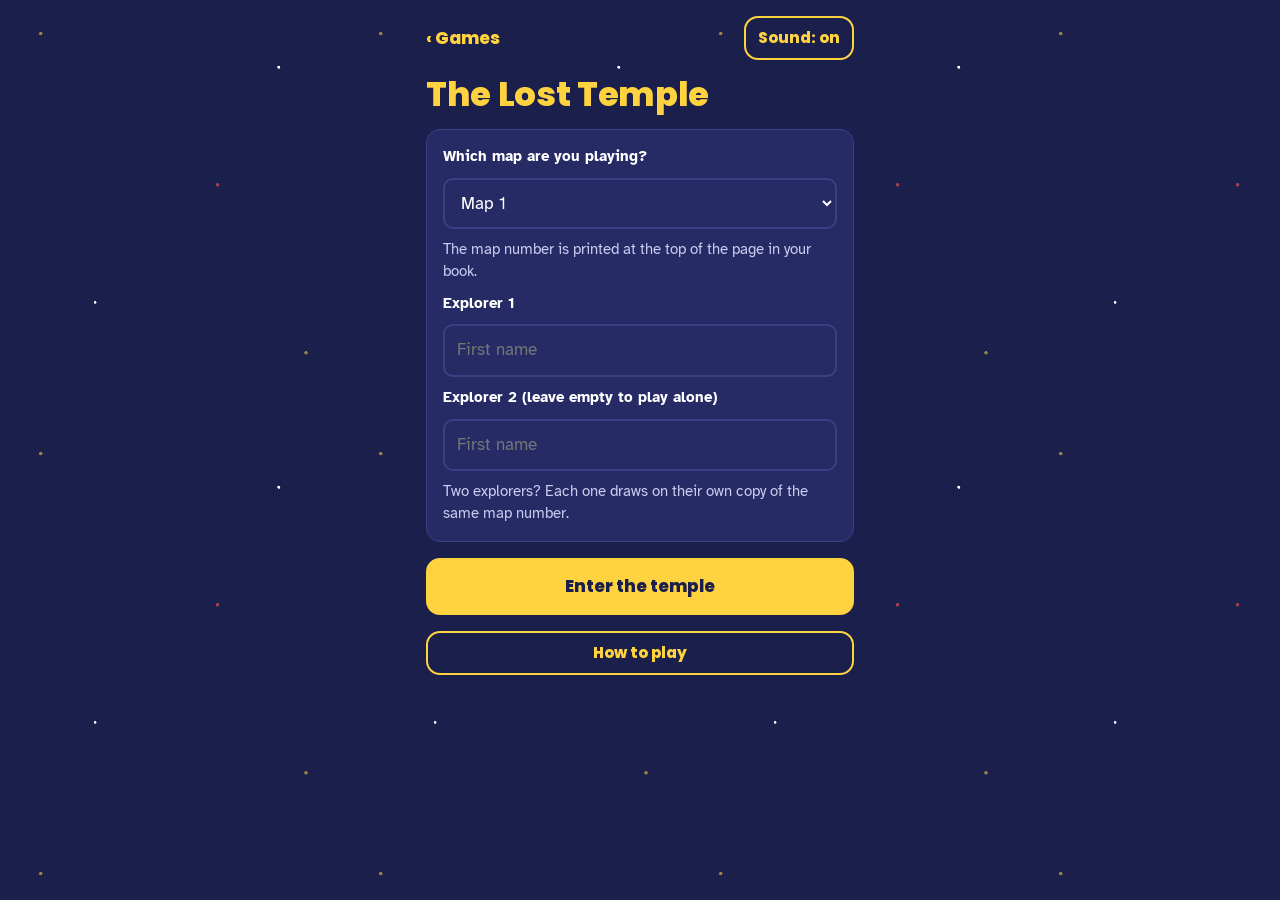
<file: temple.html>
<!DOCTYPE html>
<html lang="en">
<head>
<meta charset="utf-8">
<meta name="viewport" content="width=device-width, initial-scale=1">
<title>The Lost Temple</title>
<link href="https://fonts.googleapis.com/css2?family=Atkinson+Hyperlegible:wght@400;700&family=Bricolage+Grotesque:opsz,wght@12..96,600;12..96,800&display=swap" rel="stylesheet">
<link rel="stylesheet" href="shared.css?v=4">
<style>
.mini{display:grid;grid-template-columns:18px repeat(8,1fr);gap:3px;align-items:center}
.mini .lab{font-size:12px;font-weight:700;color:var(--muted);text-align:center}
.mini button{min-height:0;height:36px;padding:0;border-radius:7px;border:1.5px solid var(--line);background:var(--card);color:var(--ink);font-size:13px;font-weight:700}
.mini button.ok{border-color:var(--accent);border-width:2.5px}
.mini button.blk{background:#06071a;border-color:#06071a}
.mini button.crk{border:2.5px dashed var(--alert);color:var(--alert)}
.mini button.door{background:var(--line);color:var(--ink)}
.mini button.me{background:var(--accent);color:var(--accent-ink);border-color:var(--accent)}
.mini button.oth{background:var(--muted);color:var(--paper);border-color:var(--muted)}
.mini button.shd{background:var(--alert);color:#fff;border-color:var(--alert)}
.hearts{font-size:22px;letter-spacing:3px}
.legend{display:flex;gap:10px;flex-wrap:wrap;font-size:13px;color:var(--muted)}
.now{position:sticky;top:0;z-index:5;border-radius:16px;padding:12px 14px;background:var(--pc);color:var(--pi);display:flex;align-items:center;gap:12px;box-shadow:0 6px 18px rgba(0,0,0,.35)}
.now .av{flex:none;width:48px;height:48px;border-radius:50%;background:var(--pi);color:var(--pc);display:grid;place-items:center;font-family:var(--display);font-weight:800;font-size:24px}
.now .nm{font-family:var(--display);font-weight:800;font-size:26px;line-height:1.05;overflow-wrap:anywhere}
.now .sub{font-size:14px;font-weight:700;opacity:.85}
.steps{display:flex;gap:6px;margin:2px 0 4px}
.steps span{flex:1;text-align:center;font-size:12.5px;font-weight:700;padding:7px 4px;border-radius:9px;border:1.5px solid var(--line);color:var(--muted)}
.steps span.cur{background:var(--pc);color:var(--pi);border-color:var(--pc)}
.steps span.done{opacity:.55;text-decoration:line-through}
.warn{color:var(--alert);font-weight:700}
.p0{--pc:#ffd23f;--pi:#1b1f4b} .p1{--pc:#ff5a4e;--pi:#fff}
.mini button.me{background:var(--pc);color:var(--pi);border-color:var(--pc)}
#res .card{border-top:8px solid var(--pc)}
#res .nextname{font-family:var(--display);font-weight:800;font-size:34px;margin:0;color:var(--pc)}
</style>
</head>
<body class="g-temple">
<main class="wrap">
  <div class="top"><a href="index.html">‹ Games</a><button class="ghost small" data-mute style="width:auto">Sound: on</button></div>
  <h1>The Lost Temple</h1>

  <section class="view on" id="v-setup">
    <div class="card">
      <label for="map">Which map are you playing?</label>
      <select id="map"></select>
      <p class="muted small">The map number is printed at the top of the page in your book.</p>
      <label for="n1">Explorer 1</label><input type="text" id="n1" maxlength="14" placeholder="First name">
      <label for="n2">Explorer 2 (leave empty to play alone)</label><input type="text" id="n2" maxlength="14" placeholder="First name"><p class="muted small">Two explorers? Each one draws on their own copy of the same map number.</p>
          </div>
    <button id="start">Enter the temple</button>
    <button class="ghost small" id="how">How to play</button>
  </section>

  <section class="view" id="v-play">
    <p class="turn" id="turn"></p>
    <div class="card alertbox" id="newsbox"><p class="eyebrow">In the temple</p><div id="news" class="list"></div></div>
    <div class="now" id="now"><div class="av" id="now-av"></div><div><div class="nm" id="who"></div><div class="sub" id="now-sub"></div></div></div>
    <div class="card" id="playcard">
      <div class="steps" id="steps"></div>
      <div class="dice" id="dice"></div>
      <p id="hint"></p>
      <p class="warn" id="warn" hidden></p>
      <div class="row" id="nudge" hidden></div>
      <div class="mini" id="mini"></div>
      <div class="legend"><span>■ collapsed</span><span>▢ dashed: cracking</span><span>S: the Shadow</span></div>
      <div class="row"><button class="ghost small" id="trap">I crossed a trap: lose a heart</button><button class="ghost small" id="stuck">I can't move</button></div>
    </div>
    <div class="card" id="statbox"></div>
    <button class="ghost small" id="new">New game</button>
  </section>

  <div class="overlay" id="res"><div class="card">
    <p class="eyebrow" id="res-eye"></p><h2 id="res-title"></h2><div id="res-body" class="list"></div>
    <p class="muted small" id="res-lead"></p><p class="nextname" id="res-next"></p>
    <button id="res-btn"></button></div></div>

  <section class="view" id="v-end">
    <p class="turn">The adventure is over.</p>
    <div class="card" id="endbox"></div>
    <button id="cardbtn">Make the winner's card</button>
    <button class="ghost small" id="again">Play another map</button>
  </section>
</main>
<script src="maps.js?v=4"></script>
<script src="shared.js?v=4"></script>
<script>
(function(){
"use strict";
var $=GN.$, COLS='ABCDEFGH', DOOR='D10', S;
function xy(k){return [COLS.indexOf(k[0]),parseInt(k.slice(1),10)-1]}
function key(x,y){return COLS[x]+(y+1)}
function nb(k){var p=xy(k),o=[];[[1,0],[-1,0],[0,1],[0,-1]].forEach(function(d){var x=p[0]+d[0],y=p[1]+d[1];if(x>=0&&x<8&&y>=0&&y<10)o.push(key(x,y))});return o}
function dist(a,b){a=xy(a);b=xy(b);return Math.abs(a[0]-b[0])+Math.abs(a[1]-b[1])}
function show(v){['setup','play','end'].forEach(function(x){$('#v-'+x).classList.toggle('on',x===v)});window.scrollTo(0,0)}

/* setup */
var sel=$('#map');for(var i=1;i<=30;i++){if(window.TEMPLE_MAPS[i])sel.insertAdjacentHTML('beforeend','<option value="'+i+'">Map '+i+'</option>')}
var m=(location.search.match(/[?&]m=(\d+)/)||location.hash.match(/map(\d+)/)||[])[1];if(m&&window.TEMPLE_MAPS[m])sel.value=m;
var HOW=["You explore a crumbling temple <b>with a pencil, on the map in your book</b>. The phone rolls the dice and runs everything that hides or moves.",
 "Each turn you get two dice. <b>Pick one to move</b> exactly that many squares. The other is your <b>Strength</b> if you stop on a guardian.",
 "Draw your path in the book, then <b>tap the square where you stop</b> here. The phone tells you what happens there.",
 "Squares marked <b>?</b> hide a surprise. From turn 4, <b>the Shadow</b> hunts you. Be back at the DOOR before turn 10 ends!"];
$('#how').onclick=function(){GN.howto('The Lost Temple',HOW)};
$('#start').onclick=function(){GN.beep('tap');GN.wake();start()};

function start(){
  var id=sel.value, map=window.TEMPLE_MAPS[id], names=[$('#n1').value.trim()||'Explorer 1'];if($('#n2').value.trim())names.push($('#n2').value.trim());
  var myst=Object.keys(map.cells).filter(function(k){return map.cells[k]==='q'}), kinds=GN.sample(['treasure','treasure','treasure','trap','trap','potion','empty','empty'],8), mk={};
  myst.forEach(function(k,i){mk[k]=kinds[i]||'empty'});
  S={id:id,myst:mk,turn:0,blocked:{},crack:null,shadow:null,lair:null,
     players:names.map(function(n){return {name:n,cells:JSON.parse(JSON.stringify(map.cells)),pos:DOOR,hearts:3,out:false,dead:false,left:false,done:false}}),cur:0,dice:[],moveDie:null,log:[]};
  show('play');nextTurn()}

function active(){return S.players.filter(function(p){return !p.out&&!p.dead})}
function nextTurn(){
  if(S.turn>=10||!active().length){return finish()}
  S.turn++;var news=[];
  if(S.crack){S.blocked[S.crack]=1;S.players.forEach(function(q){delete q.cells[S.crack]});news.push('<b>'+S.crack+' has collapsed.</b> '+(S.players.length>1?'Everyone blacks it out on their own map.':'Black it out on your map.')+' Whatever was there is lost.');GN.beep('rumble');S.crack=null}
  if(S.turn===4){var corners=['A1','H1','A10','H10'].filter(function(k){return !S.blocked[k]});
    corners.sort(function(a,b){return minDist(b)-minDist(a)});S.lair=corners[0]||'A1';S.shadow=S.lair;news.push('<b>The Shadow wakes up on '+S.shadow+'.</b> It moves 2 squares toward you after every turn. If it catches you, you lose a heart.');GN.beep('alarm')}
  if(S.turn===6){news.push('<b>The temple is shaking.</b> Start thinking about your way back to the DOOR.');GN.beep('rumble')}
  if(S.turn===9){news.push('<b>Two turns left.</b> Anyone still inside after turn 10 keeps only their coins.')}
  if(S.turn<10){var free=[];for(var x=0;x<8;x++)for(var y=0;y<10;y++){var k=key(x,y);if(k!==DOOR&&!S.blocked[k]&&!S.players.some(function(p){return p.pos===k&&!p.out}))free.push(k)}
    S.crack=GN.pick(free);news.push('<b>'+S.crack+' is cracking.</b> It will collapse next turn. You may walk across it, but you cannot stop there.')}
  S.roll=[GN.d6(),GN.d6()];S.dice=S.roll.slice();S.fresh=true;S.nudged=false;S.cur=-1;S.news=news;S.players.forEach(function(p){p.done=false});
  advance()}
function minDist(k){var d=99;active().forEach(function(p){d=Math.min(d,dist(k,p.pos))});return d}
function advance(){
  do{S.cur++}while(S.cur<S.players.length&&(S.players[S.cur].out||S.players[S.cur].dead));
  if(S.cur>=S.players.length){return endOfTurn()}
  S.dice=S.roll.slice();S.nudged=false;S.moveDie=null;draw()}

/* legal end squares for a move of exactly n steps (stopping early is allowed only on the DOOR) */
function ends(p,n){var res={},start=p.pos;
  (function go(k,left,seen){
    if(left===0){res[k]=1;return}
    nb(k).forEach(function(q){if(S.blocked[q]||seen[q])return;
      var g=p.cells[q]&&p.cells[q][0]==='g';
      if(q===DOOR){res[q]=1}
      if(g&&left>1)return;
      var s2=Object.assign({},seen);s2[q]=1;go(q,left-1,s2)})
  })(start,n,(function(){var o={};o[start]=1;return o})());
  delete res[start];if(S.crack)delete res[S.crack];return res}
function canMove(p){return Object.keys(ends(p,S.dice[0])).length||Object.keys(ends(p,S.dice[1])).length}

function draw(){
  var p=S.players[S.cur];
  $('#turn').textContent='Turn '+S.turn+' of 10';
  $('#news').innerHTML=(S.news||[]).map(function(t){return '<p>'+t+'</p>'}).join('')||'<p class="muted">All quiet. For now.</p>';
  var pi=S.cur,duel=S.players.length>1;$('#v-play').className='view on p'+pi;
  $('#who').textContent=p.name;$('#now-av').textContent=p.name[0].toUpperCase();
  $('#now-sub').textContent=(duel?'Your move. Only '+p.name+' taps now.':'Your move.')+' '+'\u2665'.repeat(p.hearts);
  var st=S.moveDie===null?0:1;
  $('#steps').innerHTML=['1 · Tap a die','2 · Draw your path','3 · Tap your square'].map(function(x,i){return '<span class="'+(i<st?'done':(i===st||(st===1&&i===2))?'cur':'')+'">'+x+'</span>'}).join('');
  $('#warn').hidden=!S.warn;$('#warn').textContent=S.warn||'';S.warn=null;
  $('#dice').innerHTML=S.dice.map(function(v,i){return GN.dieHTML(v,'button',S.moveDie===i?'pick':'','data-d="'+i+'"')}).join('');
  if(S.fresh){S.fresh=false;GN.roll($('#dice'))}
  var dbl=S.roll[0]===S.roll[1]&&!S.nudged;
  $('#nudge').hidden=!dbl;
  $('#nudge').innerHTML=dbl?'<button class="ghost small" data-n="1">Doubles! Add 1 to one die</button><button class="ghost small" data-n="-1">Doubles! Take 1 off one die</button>':'';
  var E=S.moveDie===null?{}:ends(p,S.dice[S.moveDie]);
  $('#hint').innerHTML=S.moveDie===null?'<b>'+GN.esc(p.name)+'</b>, tap the die you move with. The other one is your Strength.':
    (Object.keys(E).length?'Draw your path of <b>'+S.dice[S.moveDie]+'</b> on '+(S.players.length>1?'<b>your own map</b>':'your map')+', then tap the square where you stop. Strength: <b>'+S.dice[1-S.moveDie]+'</b>. <span class="muted">The phone trusts your pencil: it does not check the path you drew.</span>':'No square can be reached with this die. Try the other one.');
  var h='<span></span>';for(var x=0;x<8;x++)h+='<span class="lab">'+COLS[x]+'</span>';
  for(var y=0;y<10;y++){h+='<span class="lab">'+(y+1)+'</span>';for(x=0;x<8;x++){var k=key(x,y),c='',t='';
    if(S.blocked[k]){c='blk'}else if(k===p.pos){c='me';t=p.name[0].toUpperCase()}
    else if(S.shadow===k){c='shd';t='S'}
    else if(S.players.some(function(o){return o!==p&&o.pos===k&&!o.out&&!o.dead})){c='oth';t=S.players.filter(function(o){return o!==p&&o.pos===k})[0].name[0].toUpperCase()}
    else if(k===S.crack){c='crk';t='!'}else if(k===DOOR){c='door';t='D'}
    if(E[k])c+=' ok';
    h+='<button class="'+c+'" data-k="'+k+'" aria-label="'+k+'">'+t+'</button>'}}
  $('#mini').innerHTML=h;
  $('#statbox').innerHTML='<p class="eyebrow">Explorers</p>'+S.players.map(function(q){
    return '<p><b>'+GN.esc(q.name)+'</b> · <span class="hearts">'+'♥'.repeat(q.hearts)+'♡'.repeat(3-q.hearts)+'</span> · '+(q.dead?'<span class="pill bad">out of hearts</span>':q.out?'<span class="pill good">outside, safe</span>':'on '+q.pos)+'</p>'}).join('')+
    '<p class="muted small">Coins, guardians and relics are counted in the book.</p>'}
function result(p,msg,kind){
  var i=S.players.indexOf(p),nx=null;for(var j=i+1;j<S.players.length;j++){var q=S.players[j];if(!q.out&&!q.dead){nx=q;break}}
  var R=$('#res');R.className='overlay on p'+i;
  $('#res-eye').textContent='Turn '+S.turn+' of 10 · '+p.name;$('#res-title').textContent=p.name+"'s move is done";
  $('#res-body').innerHTML=msg.map(function(t){return '<p>'+t+'</p>'}).join('');
  var last=S.turn>=10||!S.players.some(function(q,j){return !q.out&&!q.dead});
  if(nx){$('#res-lead').textContent='Now pass the phone to';$('#res-next').textContent=nx.name;$('#res-next').style.color=j===1?'#ff5a4e':'#ffd23f';$('#res-btn').textContent='I am '+nx.name}
  else{$('#res-lead').textContent=last?'':(S.players.length>1?'Everyone has played turn '+S.turn+'.':'');$('#res-next').textContent='';$('#res-btn').textContent=last?'See the end of the adventure':'Start turn '+(S.turn+1)}
  $('#res-btn').onclick=function(){GN.beep('tap');R.className='overlay';advance()};window.scrollTo(0,0)}
function firstActive(){for(var i=0;i<S.players.length;i++)if(!S.players[i].out&&!S.players[i].dead)return i;return -1}
function say(t,kind){S.news=[t];GN.beep(kind||'tap')}
function hurt(p){p.hearts=Math.max(0,p.hearts-1);if(p.hearts===0){p.dead=true}}

$('#dice').addEventListener('click',function(e){var b=e.target.closest('button');if(!b)return;S.moveDie=+b.dataset.d;GN.beep('tap');draw()});
$('#nudge').addEventListener('click',function(e){var b=e.target.closest('button');if(!b)return;var d=+b.dataset.n;
  var v=S.dice[0]+d;if(v<1||v>6){return}S.dice[0]=v;S.nudged=true;S.moveDie=null;GN.beep('tap');draw()});
$('#trap').addEventListener('click',function(){var p=S.players[S.cur];hurt(p);GN.beep('bad');
  if(p.dead){return result(p,['<b>'+GN.esc(p.name)+' has no hearts left.</b> The adventure ends here: score 0.'])}
  S.warn='Ouch. One heart less for '+p.name+'. Cross out the trap in the book.';draw()});
$('#stuck').addEventListener('click',function(){var p=S.players[S.cur];
  if(canMove(p)){S.warn='You can still move: try the other die, or look for another path.';GN.beep('bad');return draw()}
  result(p,[GN.esc(p.name)+' is stuck this turn and stays on '+p.pos+'.'])});
$('#mini').addEventListener('click',function(e){var b=e.target.closest('button');if(!b||S.moveDie===null)return;
  var p=S.players[S.cur],k=b.dataset.k,E=ends(p,S.dice[S.moveDie]);
  if(!E[k]){S.warn=k===S.crack?'That square is cracking: you cannot stop there.':'You cannot stop on '+k+' with a move of '+S.dice[S.moveDie]+'. Check your path.';GN.beep('bad');return draw()}
  arrive(p,k,S.dice[1-S.moveDie])});

function arrive(p,k,str){
  p.pos=k;p.left=true;var c=p.cells[k],msg=[];
  if(k===DOOR){p.out=true;msg.push('<b>'+GN.esc(p.name)+' is out of the temple, safe and sound!</b> Count everything on your map.');GN.beep('good')}
  else if(c&&c[0]==='g'){var lv=+c[1];
    if(str>=lv){delete p.cells[k];msg.push('<b>Guardian beaten!</b> Strength '+str+' against level '+lv+'. Cross it out and score <b>'+lv+' points</b>.');GN.beep('good')}
    else{hurt(p);msg.push('<b>The guardian wins.</b> Strength '+str+' against level '+lv+'. Lose a heart. To try again, step off and come back.');GN.beep('bad')}}
  else if(c==='q'){var kind=S.myst[k];delete p.cells[k];
    if(kind==='treasure'){msg.push('<b>The ? hides a treasure chest!</b> Write +3 in that square.');GN.beep('good')}
    else if(kind==='trap'){hurt(p);msg.push('<b>The ? hides a trap.</b> Lose a heart.');GN.beep('bad')}
    else if(kind==='potion'){if(p.hearts<3){p.hearts++;msg.push('<b>The ? hides a healing potion.</b> Win back a heart.')}else msg.push('<b>The ? hides a healing potion</b>, but you already have all your hearts.');GN.beep('good')}
    else{msg.push('The ? hides... dust and cobwebs. Nothing here.');GN.beep('tap')}}
  else if(c==='t'){hurt(p);delete p.cells[k];msg.push('<b>A trap!</b> Lose a heart and cross it out.');GN.beep('bad')}
  else if(c==='r'){delete p.cells[k];msg.push('<b>A relic!</b> Circle it: 5 points if you make it out.');GN.beep('good')}
  else if(c==='c'){delete p.cells[k];msg.push('A coin. Circle it, along with every coin on your path.');GN.beep('tap')}
  else{msg.push(GN.esc(p.name)+' stops on '+k+'.');GN.beep('tap')}
  if(p.dead)msg.push('<b>'+GN.esc(p.name)+' has no hearts left.</b> The adventure ends here: score 0.');
  msg.push('Write the turn number ('+S.turn+') in square '+k+'.');
  p.done=true;result(p,msg)}

function endOfTurn(){
  var extra=[];
  if(S.shadow&&active().length){
    for(var s=0;s<2;s++){var t=active().sort(function(a,b){return dist(S.shadow,a.pos)-dist(S.shadow,b.pos)})[0];if(!t||S.shadow===t.pos)break;
      var best=nb(S.shadow).sort(function(a,b){return dist(a,t.pos)-dist(b,t.pos)})[0];S.shadow=best}
    active().forEach(function(p){if(p.pos===S.shadow&&p.pos!==DOOR){hurt(p);extra.push('<b>The Shadow catches '+GN.esc(p.name)+'!</b> Lose a heart. The Shadow slips back to its lair.');S.shadow=S.lair;GN.beep('bad');
      if(p.dead)extra.push('<b>'+GN.esc(p.name)+' has no hearts left.</b> Score 0.')}});
    if(!extra.length)extra.push('The Shadow creeps to '+S.shadow+'.')}
  var keep=extra;nextTurn();if($('#v-play').classList.contains('on')){S.news=keep.concat(S.news||[]);draw()}}

function finish(){
  var h='';S.players.forEach(function(p,i){var st=p.dead?'Out of hearts: <b>score 0</b>.':p.out?'Made it out. Count coins, guardians, relics, treasures (+3 each) and 2 points per heart left.':'Still inside: <b>coins only</b>.';
    h+='<div><label for="sc'+i+'">'+GN.esc(p.name)+'</label><p class="muted small">'+st+'</p><input type="number" id="sc'+i+'" min="0" inputmode="numeric" value="0"'+(p.dead?' disabled':'')+'></div>'});
  $('#endbox').innerHTML='<p class="eyebrow">Scores from the book</p>'+h;show('end');GN.beep('good')}
$('#cardbtn').onclick=function(){var rows=S.players.map(function(p,i){var v=parseInt($('#sc'+i).value,10);return {name:p.name,score:p.dead?0:(isNaN(v)?0:v)}});
  var top=Math.max.apply(null,rows.map(function(r){return r.score}));
  GN.card({game:'The Lost Temple · Map '+S.id,headline:top>=30?'Legend of the Temple':top>=20?'Seasoned Adventurer':top>=10?'Temple Explorer':'Brave Beginner',rows:rows,unit:'points'})};
$('#again').onclick=function(){show('setup')};
GN.confirmBtn($('#new'),'Tap again to erase this game',function(){show('setup')});
window.__temple=function(){return S};
})();
</script>
</body>
</html>
</file>
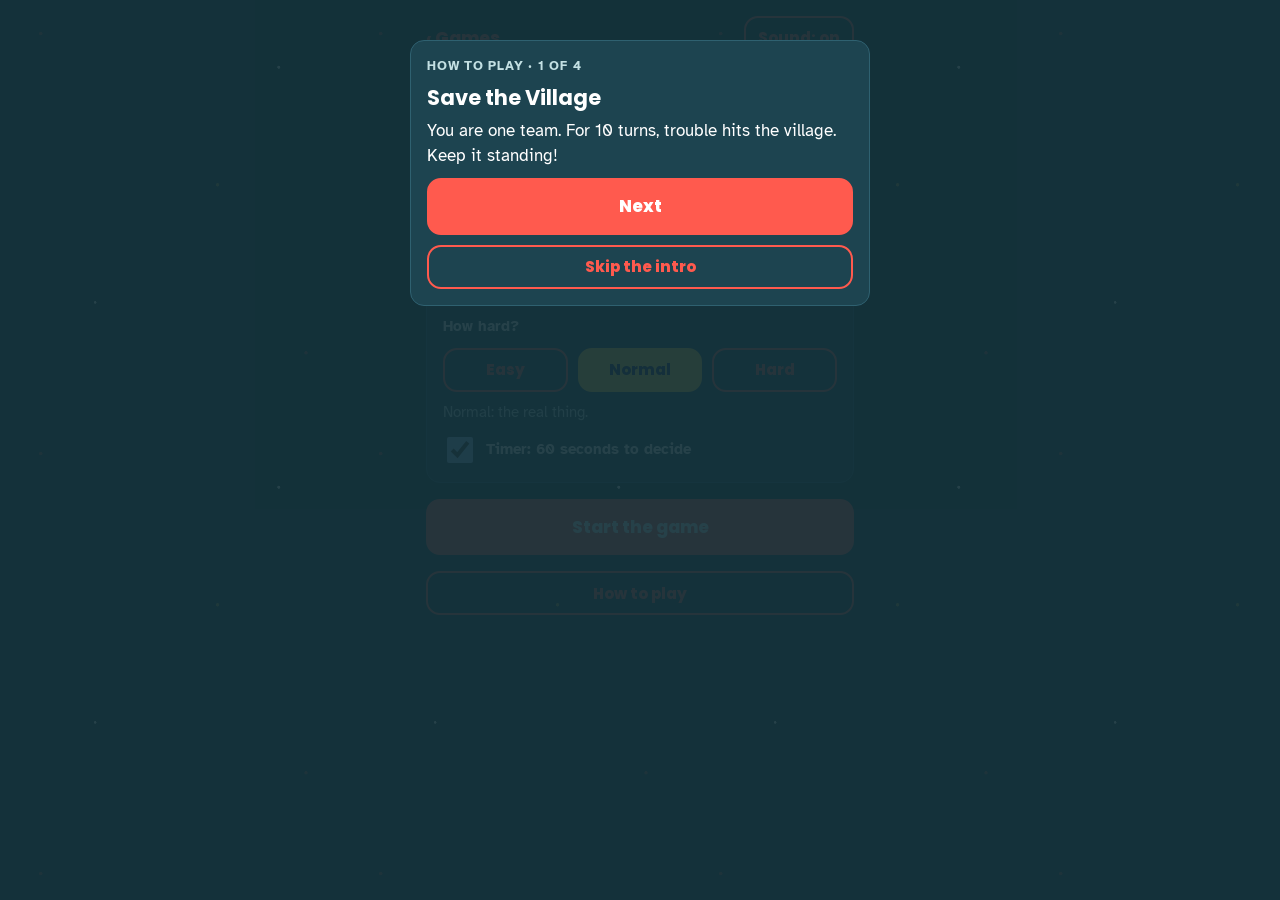
<file: village.html>
<!DOCTYPE html><html lang="en"><head><meta charset="utf-8"><meta name="viewport" content="width=device-width, initial-scale=1"><title>Save the Village</title><link href="https://fonts.googleapis.com/css2?family=Atkinson+Hyperlegible:wght@400;700&family=Bricolage+Grotesque:opsz,wght@12..96,600;12..96,800&display=swap" rel="stylesheet"><link rel="stylesheet" href="shared.css?v=4">
<style>
.top button{width:auto}
.bar{height:14px;border:1.5px solid var(--line);border-radius:999px;overflow:hidden;background:var(--paper)}
.bar i{display:block;height:100%;width:100%;background:var(--accent)}
.bar.out i{background:var(--alert)}
.crisis .head{display:flex;justify-content:space-between;align-items:flex-end;gap:10px}
.crisis .target{text-align:right;flex:none}
.crisis.stopped{border-color:var(--accent)}
.crisis.failed{border-color:var(--alert)}
.mini{display:grid;grid-template-columns:repeat(3,1fr);gap:8px}
.place{border:1.5px solid var(--line);border-radius:10px;padding:8px 6px;display:flex;flex-direction:column;gap:6px;align-items:center;text-align:center;font-size:14px;font-weight:700;line-height:1.2}
.place.gone{opacity:.55;text-decoration:line-through;border-style:dashed}
.boxes{display:flex;gap:4px}
.boxes i{width:14px;height:14px;border:2px solid var(--ink);border-radius:3px}
.boxes i.x{background:var(--ink)}
.boxes i.new{background:var(--alert);border-color:var(--alert)}
.secret{min-height:150px;justify-content:center;text-align:center}
.steps{margin:0;padding-left:22px;display:flex;flex-direction:column;gap:6px}
details summary{font-weight:700;cursor:pointer;min-height:44px;display:flex;align-items:center}
[hidden]{display:none!important}
</style>
</head><body class="g-village"><main class="wrap">

<div class="top"><a href="index.html">&lsaquo; Games</a><button class="ghost small" data-mute>Sound: on</button></div>

<!-- SETUP -->
<section class="view on" id="v-setup">
  <div><p class="eyebrow">Co-op game &middot; 1 to 4 players</p><h1>Save the Village</h1></div>
  <p>Trouble is coming for ten turns. Work as one team, use your dice well, and keep the village standing.</p>
  <div class="card">
    <label>How many players?</label>
    <div class="row" id="pick-players"></div>
    <label>How hard?</label>
    <div class="row" id="pick-diff"></div>
    <p class="muted small" id="diff-note"></p>
    <label class="check"><input type="checkbox" id="opt-timer" checked> Timer: 60 seconds to decide</label>
    <label class="check" id="sab-line" hidden><input type="checkbox" id="opt-sab"> Secret saboteur</label>
    <p class="muted small" id="sab-note" hidden>One player secretly wants the village to fall. Nobody knows who.</p>
  </div>
  <button id="btn-start">Start the game</button>
  <button class="ghost small" id="btn-howto">How to play</button>
</section>

<!-- SECRET ROLES -->
<section class="view" id="v-secret">
  <p class="eyebrow">Secret roles</p>
  <h1 id="sec-title"></h1>
  <div class="card secret" id="sec-card"></div>
  <button id="sec-btn"></button>
</section>

<!-- TURN -->
<section class="view" id="v-turn">
  <div class="row" style="align-items:center"><p class="turn" id="turn-title"></p><p class="muted small" id="turn-sub" style="text-align:right"></p></div>
  <div id="timer-box" hidden><div class="bar" id="bar"><i></i></div><p class="small muted" id="timer-msg" aria-live="polite"></p></div>
  <div class="card">
    <p class="eyebrow" id="dice-title">Your dice</p>
    <div class="dice" id="dice"></div>
    <p class="muted small" id="dice-hint">Tap a die to dim it once you have used it.</p>
    <button class="ghost small" id="btn-reroll"></button>
  </div>
  <div id="crises" class="view on"></div>
  <p class="muted small" id="trust">The phone cannot see your dice. Before you tap <b>Stopped</b>, add up the dice out loud and check them against the target together.</p>
  <button id="btn-end" disabled>End the turn</button>
  <details class="card"><summary>Role reminder</summary>
    <p class="small"><b>The Blacksmith</b> (2 times): add 2 to one die. It can go above 6.</p>
    <p class="small"><b>The Lookout</b> (2 times): reroll one die. Use the button above.</p>
    <p class="small"><b>The Healer</b> (2 times): cancel 1 damage box. The phone asks you after the turn.</p>
    <p class="small"><b>The Builder</b> (1 time): stop a trouble with a target of 6 or less, with no dice. Just tap Stopped.</p>
    <p class="small muted">The barn holds up to 2 saved dice. Track the barn and the roles on your page.</p>
  </details>
  <div class="card"><p class="eyebrow">The village now</p><div class="mini" id="mini-turn"></div></div>
</section>

<!-- HEALER -->
<section class="view" id="v-heal">
  <p class="turn" id="heal-title"></p>
  <div class="card alertbox"><p class="eyebrow">Damage on the way</p><div class="list" id="heal-list"></div></div>
  <p class="muted small" id="heal-left"></p>
  <button id="btn-apply">Apply the damage</button>
  <button class="ghost small" id="btn-heal-back">Back to the turn</button>
</section>

<!-- RESULT -->
<section class="view" id="v-result">
  <p class="turn" id="res-title"></p>
  <div class="card" id="res-card"><p class="eyebrow">On your page</p><div class="list" id="res-list"></div></div>
  <div class="card"><p class="eyebrow">The village now</p><div class="mini" id="mini-res"></div>
    <p class="muted small">Red boxes are new. Your page is the real record: the barn and the roles live there.</p></div>
  <button id="btn-next"></button>
</section>

<!-- END -->
<section class="view" id="v-end">
  <div class="card" id="end-card"></div>
  <div class="card" id="sab-card" hidden></div>
  <div class="card"><p class="eyebrow">The village at the end</p><div class="mini" id="mini-end"></div></div>
  <div class="card">
    <label for="names">Player names, with commas between them</label>
    <input type="text" id="names" placeholder="Mia, Leo, Dad" autocomplete="off">
    <button id="btn-card">Make the winner's card</button>
  </div>
</section>

<button class="ghost small" id="btn-new" hidden>New game</button>

</main><script src="shared.js?v=4"></script><script>
(function(){
"use strict";
var $=GN.$, $$=GN.$$;

/* ---------- rules data ---------- */
var PLACES=['The Mill','The Well','The Forge','The Fields','The Bridge','The School'];
var BOXES=4, TURNS=10, LOSE_AT=3, TIMER_S=60;
var DIFFS=[{id:'easy',label:'Easy',mod:-1,note:'Easy: every target is 1 lower.'},
           {id:'normal',label:'Normal',mod:0,note:'Normal: the real thing.'},
           {id:'hard',label:'Hard',mod:1,note:'Hard: every target is 1 higher.'}];
var TYPES={
  fire:{name:'Fire',effect:function(c){return c.spread===null?'':' The fire also spreads: 1 box on '+PLACES[c.spread]+'.'}},
  flood:{name:'Flood',effect:function(){return ' The water also washes out the barn: cross out every die saved there.'}},
  storm:{name:'Storm',effect:function(){return ' Next turn you also get only 3 dice instead of 4.'}},
  bandits:{name:'Bandits',effect:function(){return ' Nothing more.'}}
};
var TYPE_IDS=['fire','flood','storm','bandits'];
function phase(t){ /* crises, lowest target, highest target, damage */
  if(t<=3)return {n:2,lo:5,hi:8,dmg:1};
  if(t<=7)return {n:3,lo:6,hi:10,dmg:2};
  return {n:3,lo:6,hi:11,dmg:2};
}
var HOWTO=[
  'You are one team. For 10 turns, trouble hits the village. Keep it standing!',
  'Each turn the phone shows the trouble and rolls 4 dice. Put dice on a trouble. If they add up to its target, it is stopped.',
  'Tell the phone what you stopped. It tells you which damage boxes to check on your page. 4 boxes destroy a place.',
  'Lose 3 places and the village falls. Save a spare die in the barn, and use your 4 roles at the right time.'
];

/* ---------- state (memory only, nothing is stored) ---------- */
var S=null, setup={players:2,diff:'normal'}, timerId=null;
function boxWord(n){return n===1?'1 box':n+' boxes'}
function standing(){var a=[];S.dmg.forEach(function(d,i){if(d<BOXES)a.push(i)});return a}
function destroyedCount(){return S.dmg.filter(function(d){return d>=BOXES}).length}
function nextStanding(loc){for(var k=1;k<6;k++){var j=(loc+k)%6;if(S.dmg[j]<BOXES)return j}return null}
function show(id){$$('main>.view').forEach(function(v){v.classList.toggle('on',v.id===id)});window.scrollTo(0,0)}

/* ---------- setup ---------- */
function drawSetup(){
  $('#pick-players').innerHTML=[1,2,3,4].map(function(n){return '<button class="small ghost'+(setup.players===n?' on':'')+'" data-p="'+n+'">'+n+'</button>'}).join('');
  $('#pick-diff').innerHTML=DIFFS.map(function(d){return '<button class="small ghost'+(setup.diff===d.id?' on':'')+'" data-d="'+d.id+'">'+d.label+'</button>'}).join('');
  $('#diff-note').textContent=DIFFS.filter(function(d){return d.id===setup.diff})[0].note;
  var can=setup.players>=3;
  $('#sab-line').hidden=!can;
  if(!can)$('#opt-sab').checked=false;
  $('#sab-note').hidden=!(can&&$('#opt-sab').checked);
}
$('#pick-players').addEventListener('click',function(e){var b=e.target.closest('[data-p]');if(!b)return;setup.players=+b.dataset.p;GN.beep('tap');drawSetup()});
$('#pick-diff').addEventListener('click',function(e){var b=e.target.closest('[data-d]');if(!b)return;setup.diff=b.dataset.d;GN.beep('tap');drawSetup()});
$('#opt-sab').addEventListener('change',drawSetup);
$('#btn-howto').addEventListener('click',function(){GN.howto('Save the Village',HOWTO)});

$('#btn-start').addEventListener('click',function(){
  GN.wake();GN.beep('tap');
  var sab=setup.players>=3&&$('#opt-sab').checked;
  S={players:setup.players,mod:DIFFS.filter(function(d){return d.id===setup.diff})[0].mod,
     timer:$('#opt-timer').checked,saboteur:sab?GN.rnd(setup.players):-1,
     turn:0,dmg:[0,0,0,0,0,0],nextDice:4,lookout:2,healer:2,
     dice:[],dim:[],crises:[],rerollMode:false,pending:null,over:false,won:false,score:0};
  $('#btn-new').hidden=false;
  if(sab){secretStep(0,false)}else{startTurn()}
});

/* ---------- secret saboteur: pass the phone ---------- */
function secretStep(i,open){
  show('v-secret');
  if(i>=S.players){
    $('#sec-title').textContent='Roles are set';
    $('#sec-card').innerHTML='<p>Everyone knows their secret. Put the phone in the middle of the table.</p><p class="muted small">Saboteur, play along and do not get caught!</p>';
    $('#sec-btn').textContent='Start turn 1';$('#sec-btn').onclick=function(){GN.beep('tap');startTurn()};return;
  }
  $('#sec-title').textContent='Pass the phone to player '+(i+1);
  if(!open){
    $('#sec-card').innerHTML='<p>Player '+(i+1)+', make sure nobody else can see the screen.</p>';
    $('#sec-btn').textContent='Show my secret role';
    $('#sec-btn').onclick=function(){GN.beep('tap');secretStep(i,true)};
  }else{
    var bad=i===S.saboteur;
    $('#sec-card').innerHTML='<p class="eyebrow">Player '+(i+1)+', you are</p><p class="num">'+(bad?'The saboteur':'Loyal villager')+'</p><p>'+
      (bad?'You win if the village falls. Give bad advice, waste dice, but stay hidden.':'Save the village. Watch out: one of your friends is a saboteur.')+'</p>';
    $('#sec-btn').textContent='Hide it and pass the phone';
    $('#sec-btn').onclick=function(){GN.beep('tap');secretStep(i+1,false)};
  }
}

/* ---------- a turn ---------- */
function startTurn(){
  S.turn++;
  var ph=phase(S.turn);
  var count=S.nextDice;S.nextDice=4;
  S.dice=[];S.dim=[];for(var i=0;i<count;i++){S.dice.push(GN.d6());S.dim.push(false)}
  S.rerollMode=false;S.pending=null;
  S.crises=GN.sample(standing(),ph.n).sort(function(a,b){return a-b}).map(function(loc){
    var type=GN.pick(TYPE_IDS);
    return {loc:loc,type:type,dmg:ph.dmg,target:ph.lo+GN.rnd(ph.hi-ph.lo+1)+S.mod,
            spread:type==='fire'?nextStanding(loc):null,stopped:null};
  });
  $('#turn-title').textContent='Turn '+S.turn+' of '+TURNS;
  $('#turn-sub').textContent=destroyedCount()+' of '+LOSE_AT+' places lost';
  drawDice();drawCrises();drawMini('#mini-turn');
  show('v-turn');GN.roll($('#dice'));startTimer();
}
function drawDice(){
  $('#dice-title').textContent=S.dice.length<4?'Your dice (only '+S.dice.length+', the storm took one)':'Your dice';
  $('#dice').innerHTML=S.dice.map(function(v,i){return GN.dieHTML(v,'button',(S.dim[i]?'used ':'')+(S.rerollMode?'pick':''),'data-i="'+i+'"')}).join('');
  var b=$('#btn-reroll');
  b.disabled=S.lookout<=0;
  b.classList.toggle('on',S.rerollMode);
  b.textContent=S.rerollMode?'Now tap the die to reroll (tap here to cancel)':(S.lookout>0?'Reroll a die (Lookout: '+S.lookout+' left)':'Reroll a die (Lookout: none left)');
  $('#dice-hint').textContent=S.rerollMode?'Lookout: pick the die you want to roll again.':'Tap a die to dim it once you have used it.';
}
$('#btn-reroll').addEventListener('click',function(){if(S.lookout<=0)return;S.rerollMode=!S.rerollMode;GN.beep('tap');drawDice()});
$('#dice').addEventListener('click',function(e){
  var d=e.target.closest('[data-i]');if(!d)return;var i=+d.dataset.i;
  if(S.rerollMode){S.dice[i]=GN.d6();S.dim[i]=false;S.lookout--;S.rerollMode=false;S.justRolled=i}
  else{S.dim[i]=!S.dim[i]}
  GN.beep('tap');drawDice();
  if(S.justRolled!=null){GN.roll($('#dice'),S.justRolled);S.justRolled=null}
});
function drawCrises(){
  $('#crises').innerHTML=S.crises.map(function(c,i){
    var T=TYPES[c.type],place=PLACES[c.loc];
    return '<div class="card crisis'+(c.stopped===true?' stopped':c.stopped===false?' failed':'')+'">'+
      '<div class="head"><div><p class="eyebrow">'+T.name+' at place '+(c.loc+1)+'</p><h2>'+place+'</h2></div>'+
      '<div class="target"><p class="eyebrow">Target</p><p class="big">'+c.target+'</p></div></div>'+
      '<p class="small"><b>If not stopped:</b> check '+boxWord(c.dmg)+' on '+place+'.'+T.effect(c)+'</p>'+
      '<div class="grid2"><button class="small ghost'+(c.stopped===true?' on':'')+'" data-c="'+i+'" data-s="1">Stopped</button>'+
      '<button class="small ghost'+(c.stopped===false?' on':'')+'" data-c="'+i+'" data-s="0">Not stopped</button></div></div>';
  }).join('');
  $('#btn-end').disabled=S.crises.some(function(c){return c.stopped===null});
}
$('#crises').addEventListener('click',function(e){
  var b=e.target.closest('[data-c]');if(!b)return;
  S.crises[+b.dataset.c].stopped=b.dataset.s==='1';GN.beep('tap');drawCrises();
});

/* ---------- timer: pressure only, it never blocks ---------- */
function stopTimer(){if(timerId){clearInterval(timerId);timerId=null}}
function startTimer(){
  stopTimer();
  var box=$('#timer-box'),bar=$('#bar'),fill=$('#bar i'),msg=$('#timer-msg');
  box.hidden=!S.timer;if(!S.timer)return;
  bar.classList.remove('out');fill.style.width='100%';msg.textContent=TIMER_S+' seconds to decide';msg.className='small muted';
  var end=Date.now()+TIMER_S*1000;
  timerId=setInterval(function(){
    var left=Math.max(0,end-Date.now());
    fill.style.width=(left/(TIMER_S*10))+'%';
    if(left<=0){stopTimer();bar.classList.add('out');fill.style.width='100%';msg.textContent='Time\'s up! Decide now.';msg.className='err';GN.beep('alarm')}
    else{msg.textContent=Math.ceil(left/1000)+' seconds to decide'}
  },250);
}

/* ---------- end of turn: damage, healer, result ---------- */
function computeDamage(){ /* boxes per place, in place order, never more than the boxes left */
  var m={};
  function add(loc,n,why){if(!m[loc])m[loc]={loc:loc,n:0,why:[],healed:0};m[loc].n+=n;m[loc].why.push(why)}
  S.crises.forEach(function(c){
    if(c.stopped)return;
    add(c.loc,c.dmg,TYPES[c.type].name);
    if(c.type==='fire'&&c.spread!==null)add(c.spread,1,'fire spreading from '+PLACES[c.loc]);
  });
  return Object.keys(m).map(function(k){var d=m[k];d.n=Math.min(d.n,BOXES-S.dmg[d.loc]);return d}).sort(function(a,b){return a.loc-b.loc});
}
$('#btn-end').addEventListener('click',function(){
  stopTimer();GN.beep('tap');
  S.pending=computeDamage();
  if(S.pending.length&&S.healer>0){drawHeal();show('v-heal')}else{applyTurn()}
});
function drawHeal(){
  $('#heal-title').textContent='Turn '+S.turn+': use the Healer?';
  $('#heal-list').innerHTML=S.pending.map(function(d,i){
    var after=S.dmg[d.loc]+d.n;
    return '<div><p><b>'+PLACES[d.loc]+'</b>: '+(d.n?boxWord(d.n):'no damage')+
      (after>=BOXES?' <span class="pill bad">will be destroyed</span>':'')+'</p>'+
      '<p class="muted small">From: '+GN.esc(d.why.join(', '))+'.'+(d.healed?' Healer canceled '+boxWord(d.healed)+'.':'')+'</p>'+
      (S.healer>0&&d.n>0?'<button class="small ghost" data-h="'+i+'" style="margin-top:8px">Healer: cancel 1 box</button>':'')+'</div>';
  }).join('');
  $('#heal-left').textContent='The Healer has '+S.healer+(S.healer===1?' use':' uses')+' left. You can also keep them for later.';
}
$('#heal-list').addEventListener('click',function(e){
  var b=e.target.closest('[data-h]');if(!b||S.healer<=0)return;
  var d=S.pending[+b.dataset.h];if(d.n<=0)return;
  d.n--;d.healed++;S.healer--;GN.beep('good');drawHeal();
});
$('#btn-heal-back').addEventListener('click',function(){
  S.pending.forEach(function(d){S.healer+=d.healed});S.pending=null;
  drawCrises();show('v-turn');
});
$('#btn-apply').addEventListener('click',applyTurn);

function applyTurn(){
  var lines=[],fresh={},fell=[],healed=0;
  var allStopped=S.crises.every(function(c){return c.stopped});
  S.pending.forEach(function(d){
    healed+=d.healed;
    if(d.n>0){
      S.dmg[d.loc]+=d.n;fresh[d.loc]=d.n;
      lines.push('<b>Check '+boxWord(d.n)+' on '+PLACES[d.loc]+'.</b>');
      if(S.dmg[d.loc]>=BOXES)fell.push(d.loc);
    }
  });
  fell.forEach(function(loc){lines.push('<span class="err">'+PLACES[loc]+' is destroyed. Cross it out.</span>')});
  if(healed)lines.push('Healer: fill in '+(healed===1?'1 use circle':healed+' use circles')+'.');
  var flood=false,storm=false;
  S.crises.forEach(function(c){if(!c.stopped){if(c.type==='flood')flood=true;if(c.type==='storm')storm=true}});
  S.over=destroyedCount()>=LOSE_AT;
  var last=S.turn>=TURNS;
  if(flood&&!S.over&&!last)lines.push('Flood: cross out every die saved in your barn.');
  if(storm&&!S.over&&!last){S.nextDice=3;lines.push('Storm: next turn you get only 3 dice.')}
  if(!lines.length)lines.push(allStopped?'Nothing to check. Not a scratch!':'The Healer saved the day. Nothing to check.');
  if(!S.over&&!last)lines.push('<span class="muted">Turn '+S.turn+' is done. Tick it off, and save a spare die in the barn if you like.</span>');

  $('#res-title').textContent=allStopped?'Turn '+S.turn+': all trouble stopped!':'Turn '+S.turn+': the village is hit';
  $('#res-card').className='card '+(allStopped?'goldbox':'alertbox');
  $('#res-list').innerHTML=lines.map(function(l){return '<p>'+l+'</p>'}).join('');
  drawMini('#mini-res',fresh);
  $('#btn-next').textContent=S.over?'See what happened':last?'See how you did':'Start turn '+(S.turn+1);
  show('v-result');
  if(fell.length)GN.beep('rumble');else GN.beep(allStopped?'good':'bad');
}
$('#btn-next').addEventListener('click',function(){
  GN.beep('tap');
  if(S.over||S.turn>=TURNS){endGame()}else{startTurn()}
});

/* ---------- small picture of the village ---------- */
function drawMini(sel,fresh){
  fresh=fresh||{};
  $(sel).innerHTML=PLACES.map(function(name,i){
    var d=S.dmg[i],h='';
    for(var b=0;b<BOXES;b++)h+='<i class="'+(b<d?(b>=d-(fresh[i]||0)?'x new':'x'):'')+'"></i>';
    return '<div class="place'+(d>=BOXES?' gone':'')+'" aria-label="'+name+', '+d+' of '+BOXES+' boxes checked'+(d>=BOXES?', destroyed':'')+'"><span>'+(i+1)+' '+name+'</span><span class="boxes">'+h+'</span></div>';
  }).join('');
}

/* ---------- end of the game ---------- */
function titleFor(score){return score>=14?'Legends':score>=10?'Village heroes':score>=7?'Village standing':'A close call'}
function endGame(){
  stopTimer();
  S.won=!S.over;
  S.score=S.won?S.dmg.reduce(function(a,d){return a+(d<BOXES?BOXES-d:0)},0):0;
  if(S.won){
    $('#end-card').className='card goldbox';
    $('#end-card').innerHTML='<p class="eyebrow">You saved the village</p><h1>'+titleFor(S.score)+'</h1><p class="big">'+S.score+'</p>'+
      '<p>empty boxes on the places still standing. Write your score on your page.</p>'+
      '<p class="muted small">4 to 6: A close call &middot; 7 to 9: Village standing &middot; 10 to 13: Village heroes &middot; 14 or more: Legends</p>';
  }else{
    $('#end-card').className='card alertbox';
    $('#end-card').innerHTML='<p class="eyebrow">Game over</p><h1>The village has fallen</h1>'+
      '<p>Three places were destroyed. You held on until <b>turn '+S.turn+' of '+TURNS+'</b>.</p><p class="muted">So close. Shuffle the roles and try again!</p>';
  }
  var sc=$('#sab-card');
  sc.hidden=S.saboteur<0;
  if(S.saboteur>=0){
    sc.className='card';
    var h='<p class="eyebrow">Secret saboteur</p><h2>Who was it?</h2><p>Talk it over and agree on one suspect.</p><div class="grid2">';
    for(var i=0;i<S.players;i++)h+='<button class="small ghost" data-sus="'+i+'">Player '+(i+1)+'</button>';
    sc.innerHTML=h+'</div>';
  }
  drawMini('#mini-end');
  show('v-end');
  GN.beep(S.won?'good':'rumble');
}
$('#sab-card').addEventListener('click',function(e){
  var b=e.target.closest('[data-sus]');if(!b)return;
  var guess=+b.dataset.sus,caught=guess===S.saboteur,who='Player '+(S.saboteur+1);
  var sc=$('#sab-card');sc.className='card '+(caught?'goldbox':'alertbox');
  sc.innerHTML='<p class="eyebrow">Secret saboteur</p><h2>It was '+who+'!</h2><p>'+
    (caught?'You caught the saboteur. ':'You picked Player '+(guess+1)+'. The saboteur fooled you. ')+
    (S.won?'The village stands, so the saboteur loses.':'The village fell, so the saboteur wins.')+'</p>';
  GN.beep(caught?'good':'bad');
});
$('#btn-card').addEventListener('click',function(){
  var names=$('#names').value.split(',').map(function(s){return s.trim()}).filter(Boolean).slice(0,4);
  if(!names.length)for(var i=0;i<S.players;i++)names.push('Player '+(i+1));
  GN.card(S.won
    ?{game:'Save the Village',headline:titleFor(S.score),rows:names.map(function(n){return {name:n,score:S.score}}),unit:'boxes saved, as one team',note:'We kept the village standing for 10 turns.'}
    :{game:'Save the Village',headline:'The village has fallen',rows:names.map(function(n){return {name:n,score:S.turn}}),unit:'turn reached, as one team',note:'We will be back to save it.'});
});

/* ---------- new game ---------- */
GN.confirmBtn($('#btn-new'),'Tap again to start over',function(){
  stopTimer();S=null;$('#btn-new').hidden=true;$('#names').value='';drawSetup();show('v-setup');
});

drawSetup();
GN.howto('Save the Village',HOWTO);
})();
</script></body></html>
</file>
<file: shared.css>
@import url("https://fonts.googleapis.com/css2?family=Poppins:ital,wght@0,500;0,700;0,800;1,700&family=Atkinson+Hyperlegible:wght@400;700&display=swap");
/* Game Night in a Book - companion. One phone column, one main action per screen, big numbers readable at arm's length. */
:root{
  /* Charte du livre : nuit, soleil, corail. Chaque jeu garde la charte et change de teinte et d'accent. */
  --paper:#1b1f4b; --card:#262b66; --ink:#ffffff; --muted:#c9cdf0; --line:#3a4083;
  --accent:#ffd23f; --accent-ink:#1b1f4b; --alert:#ff7a70; --gold:#ff5a4e;
  --die-bg:#ffffff; --die-ink:#1b1f4b;
  --display:"Poppins","Trebuchet MS",sans-serif;
  --body:"Atkinson Hyperlegible","Verdana",sans-serif;
  color-scheme:dark;
}
/* The Lost Temple : nuit indigo, lumière de torche */
body.g-temple{--paper:#1b1f4b;--card:#262b66;--line:#3a4083;--muted:#c9cdf0;--accent:#ffd23f;--accent-ink:#1b1f4b;--alert:#ff7a70;--gold:#ff5a4e}
/* Save the Village : nuit verte de campagne, feu corail */
body.g-village{--paper:#14313a;--card:#1d4450;--line:#2f6170;--muted:#c3e0e3;--accent:#ff5a4e;--accent-ink:#ffffff;--alert:#ffb347;--gold:#ffd23f}
/* The Grand Market : nuit pourpre de port, menthe des épices */
body.g-market{--paper:#2a1d52;--card:#38296c;--line:#51408f;--muted:#d6ccf2;--accent:#5fe3c0;--accent-ink:#12261f;--alert:#ff7a70;--gold:#ffd23f}
*{box-sizing:border-box}
html,body{margin:0}
body{background-color:var(--paper);background-image:radial-gradient(circle at 12% 8%,color-mix(in srgb,var(--accent) 55%,transparent) 0 1.5px,transparent 2px),radial-gradient(circle at 82% 16%,#fff 0 1.2px,transparent 1.8px),radial-gradient(circle at 64% 44%,color-mix(in srgb,var(--gold) 60%,transparent) 0 1.4px,transparent 2px),radial-gradient(circle at 28% 72%,#fff 0 1px,transparent 1.6px),radial-gradient(circle at 90% 84%,color-mix(in srgb,var(--accent) 55%,transparent) 0 1.4px,transparent 2px);background-size:340px 420px;color:var(--ink);font-family:var(--body);font-size:17px;line-height:1.45;min-height:100vh}
main.wrap{max-width:460px;margin:0 auto;padding:16px 16px 48px;display:flex;flex-direction:column;gap:16px}
h1,h2,h3{font-family:var(--display);margin:0;text-wrap:balance;line-height:1.1}
h1{font-size:34px;font-weight:800;color:var(--accent);letter-spacing:-.01em} h2{font-size:21px;font-weight:700} h3{font-size:17px;font-weight:700}
p{margin:0}
.muted{color:var(--muted)} .small{font-size:15px}
.view{display:none;flex-direction:column;gap:16px} .view.on{display:flex}
.top{display:flex;align-items:center;justify-content:space-between;gap:12px}
.top a{color:var(--accent);font-family:var(--display);font-weight:800;text-decoration:none;padding:8px 0}
.card{background:var(--card);border:1px solid var(--line);border-radius:14px;padding:16px;display:flex;flex-direction:column;gap:10px}
.card.alertbox{border-color:var(--alert)} .card.alertbox .eyebrow{color:var(--alert)}
.card.goldbox{border-color:var(--gold)} .card.goldbox .eyebrow{color:var(--gold)}
.eyebrow{font-size:13px;letter-spacing:.06em;text-transform:uppercase;color:var(--muted);font-weight:700}
button,.btn{font:inherit;font-family:var(--display);font-weight:800;border-radius:14px;border:2px solid var(--accent);background:var(--accent);color:var(--accent-ink);padding:14px 16px;min-height:52px;cursor:pointer;text-align:center;text-decoration:none;display:block;width:100%}
button.ghost,.btn.ghost{background:transparent;color:var(--accent)}
button.small{min-height:44px;padding:8px 12px;font-size:15px}
button.on{background:var(--gold);border-color:var(--gold);color:#1b1f4b}
button:focus-visible,a:focus-visible,input:focus-visible,select:focus-visible{outline:3px solid var(--gold);outline-offset:2px}
button[disabled]{opacity:.4;cursor:default}
input[type=text],input[type=number],select{font:inherit;width:100%;padding:12px;border-radius:10px;border:2px solid var(--line);background:var(--card);color:var(--ink)}
label{font-weight:700;font-size:15px}
.row{display:flex;gap:10px;align-items:stretch;flex-wrap:wrap} .row>*{flex:1 1 90px}
.grid2{display:grid;grid-template-columns:1fr 1fr;gap:10px}
.turn{font-family:var(--display);font-size:22px;font-weight:800}
.big{font-family:var(--display);font-weight:800;font-size:56px;line-height:1;font-variant-numeric:tabular-nums}
.num{font-family:var(--display);font-weight:800;font-size:34px;line-height:1;font-variant-numeric:tabular-nums}
.pill{display:inline-block;border:1.5px solid var(--line);border-radius:999px;padding:2px 10px;font-size:14px;font-weight:700}
.pill.bad{border-color:var(--alert);color:var(--alert)} .pill.good{border-color:var(--accent);color:var(--accent)}
.dice{display:flex;gap:12px;flex-wrap:wrap}
.die{width:64px;height:64px;min-height:0;border-radius:14px;border:2px solid var(--die-bg);background:var(--die-bg);padding:9px;display:grid;grid-template-columns:repeat(3,1fr);grid-template-rows:repeat(3,1fr);gap:2px}
.die i{border-radius:50%} .die i.p{background:var(--die-ink)}
.die.used{opacity:.28} .die.pick{border-color:var(--gold);border-width:4px;padding:7px}
.list{display:flex;flex-direction:column}
.list>*{padding:10px 0;border-top:1px solid var(--line)} .list>*:first-child{border-top:0}
.overlay{position:fixed;inset:0;background:color-mix(in srgb,var(--paper) 92%,transparent);display:none;z-index:20;overflow:auto;padding:16px}
.overlay.on{display:block}
.overlay>.card{max-width:460px;margin:24px auto}
canvas.cardcanvas{width:100%;height:auto;border-radius:12px;border:1px solid var(--line)}
.check{display:flex;gap:10px;align-items:center;font-weight:700} .check input{width:26px;height:26px}
.err{color:var(--alert);font-weight:700}
@media (prefers-reduced-motion:no-preference){.pop{animation:pop .25s ease-out}@keyframes pop{from{transform:scale(.92)}to{transform:scale(1)}}}

/* tumbling dice */
@keyframes gn-roll{0%{transform:translateY(-14px) rotate(0) scale(.9)}25%{transform:translate(6px,4px) rotate(140deg) scale(1.08)}50%{transform:translate(-5px,-8px) rotate(290deg) scale(.95)}75%{transform:translate(4px,3px) rotate(430deg) scale(1.06)}100%{transform:translateY(0) rotate(720deg) scale(1)}}
@keyframes gn-land{0%{transform:scale(1.18)}60%{transform:scale(.94)}100%{transform:scale(1)}}
.die.rolling{animation:gn-roll .38s linear infinite;pointer-events:none}
.die.landed{animation:gn-land .26s ease-out}
@media (prefers-reduced-motion: reduce){.die.rolling,.die.landed{animation:none}}
</file>
